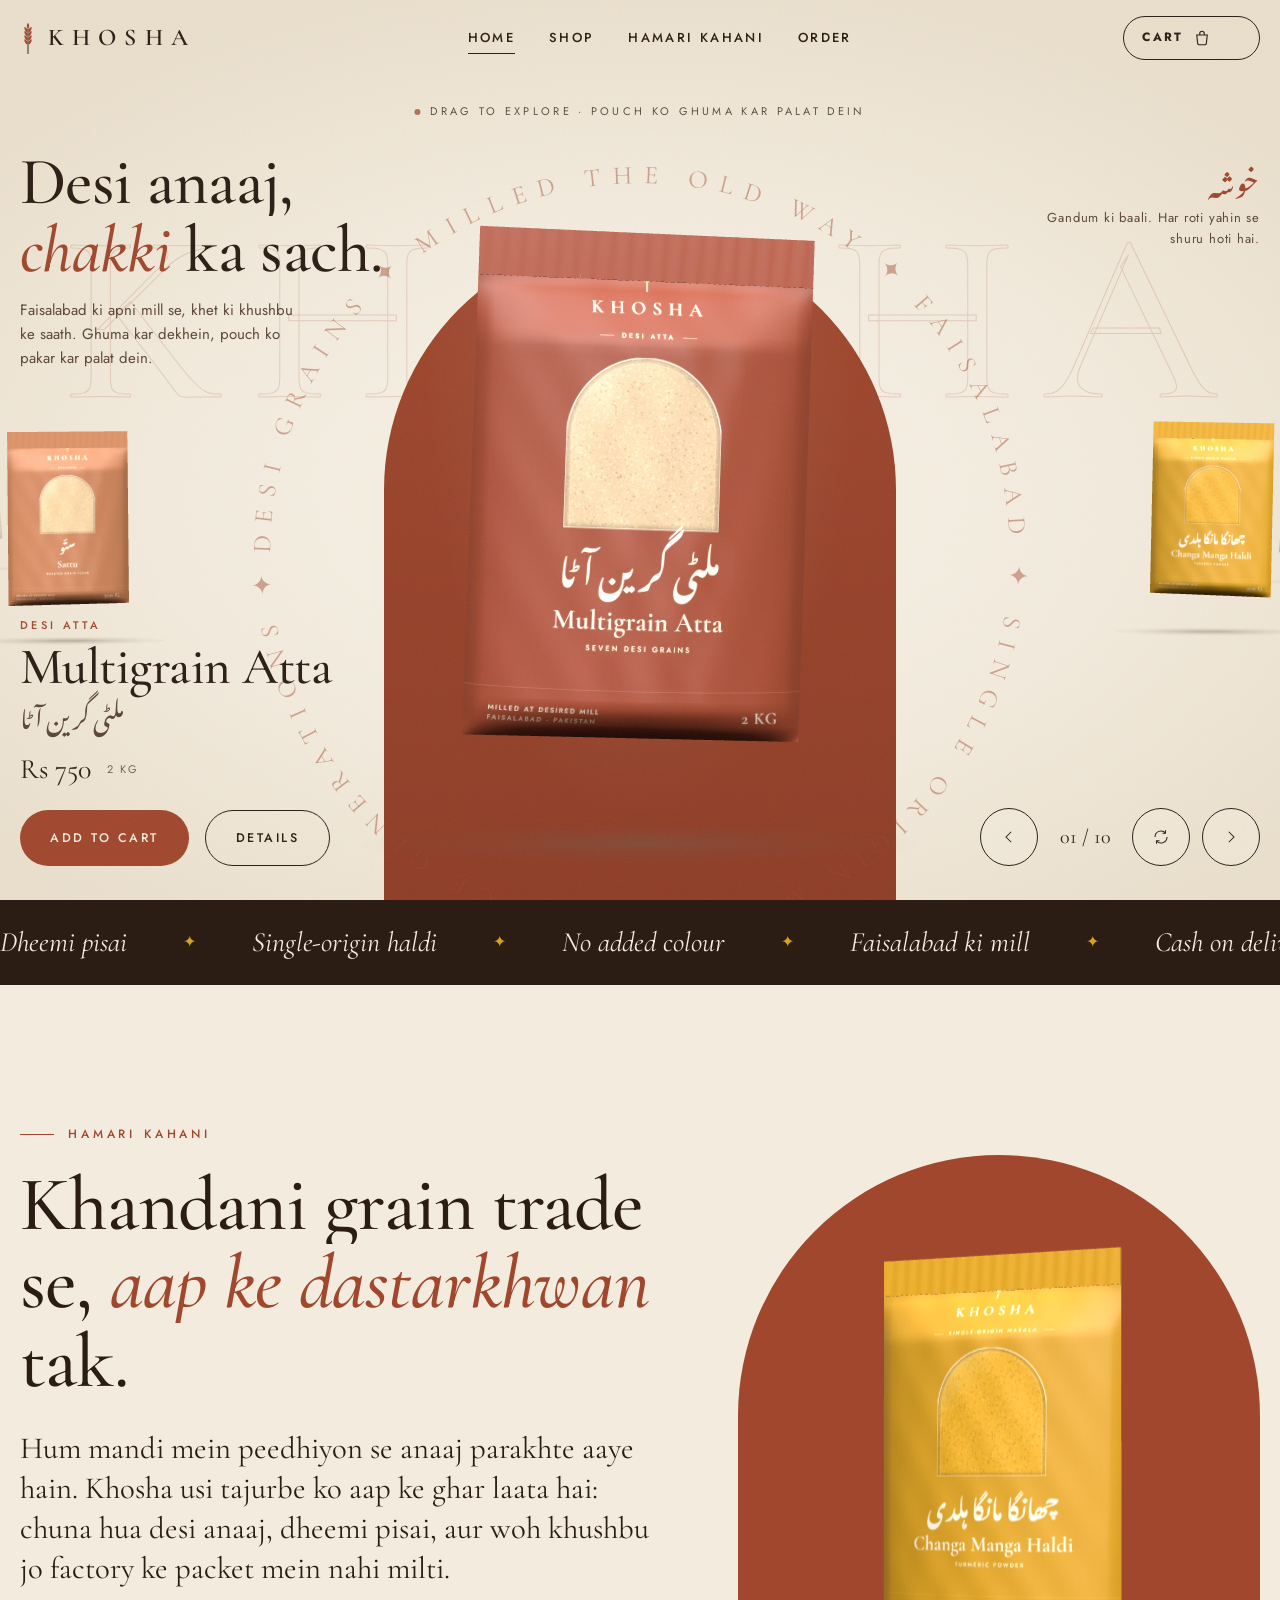
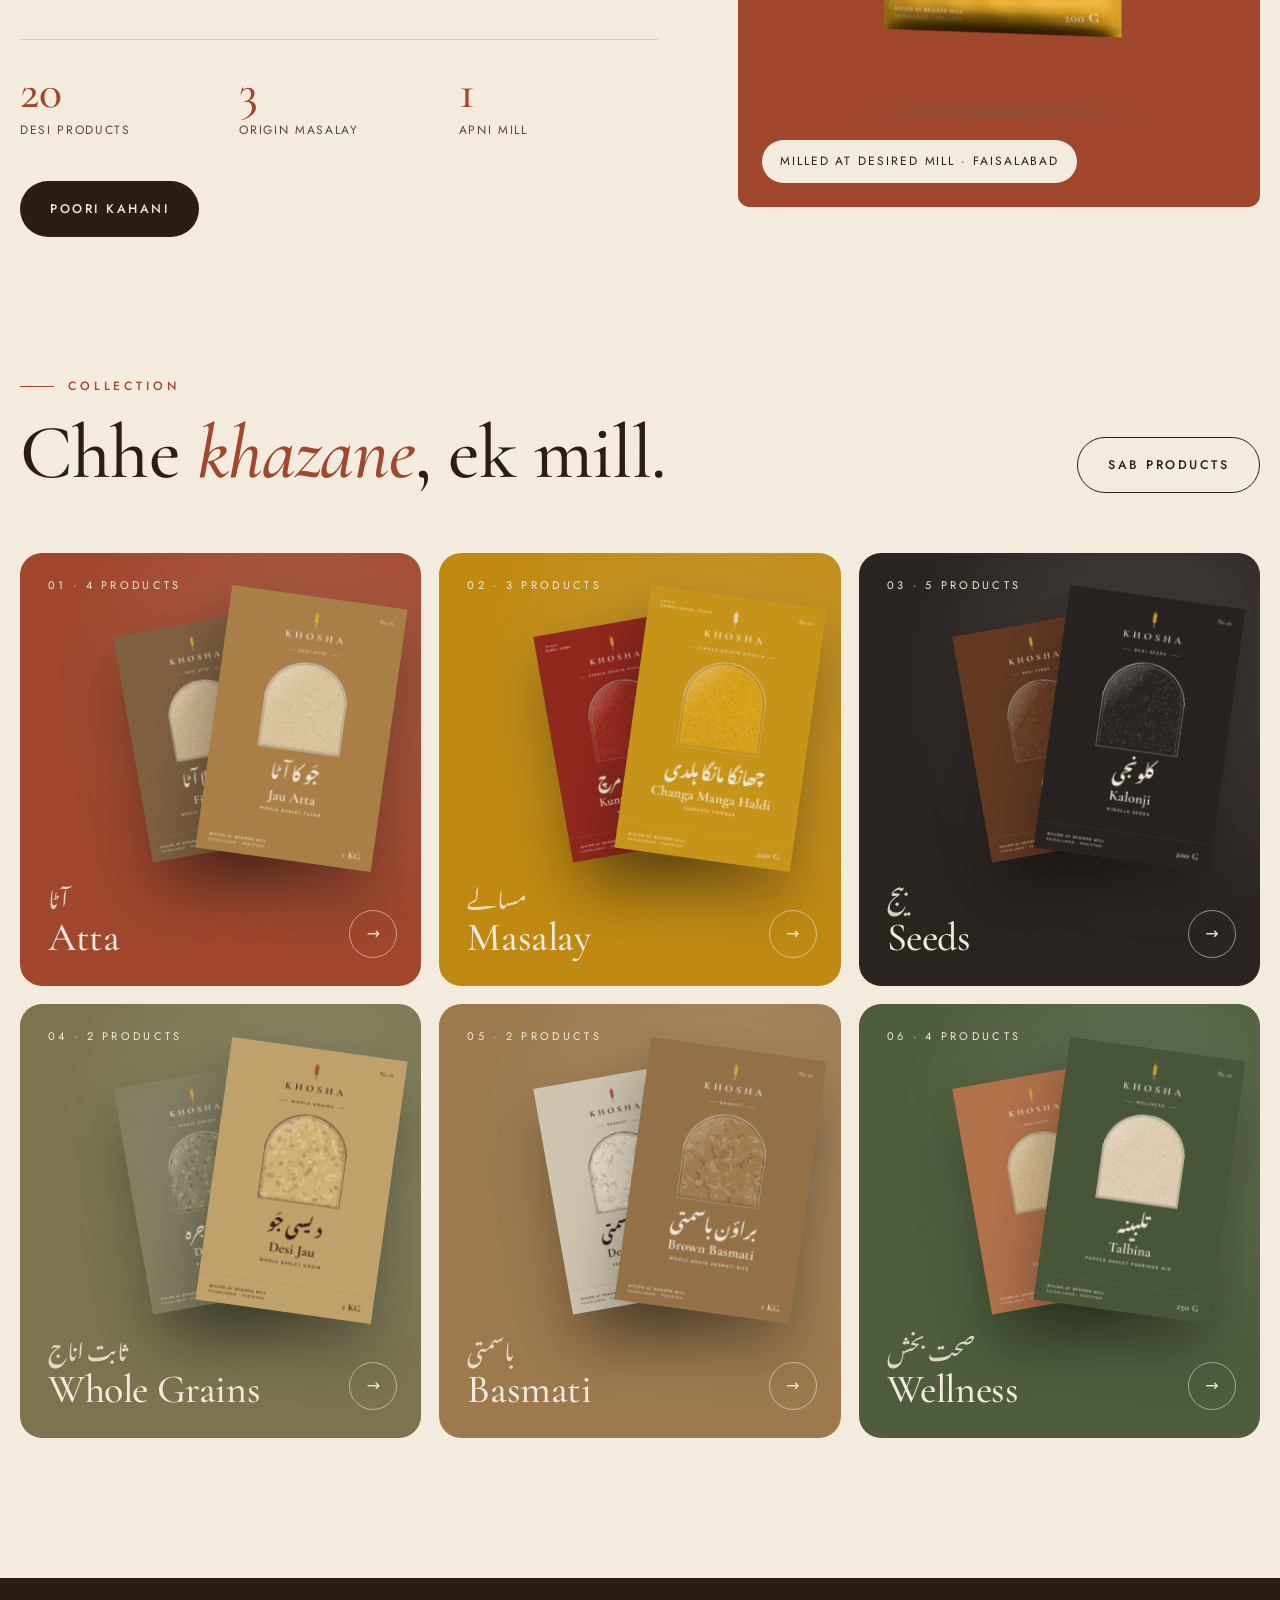
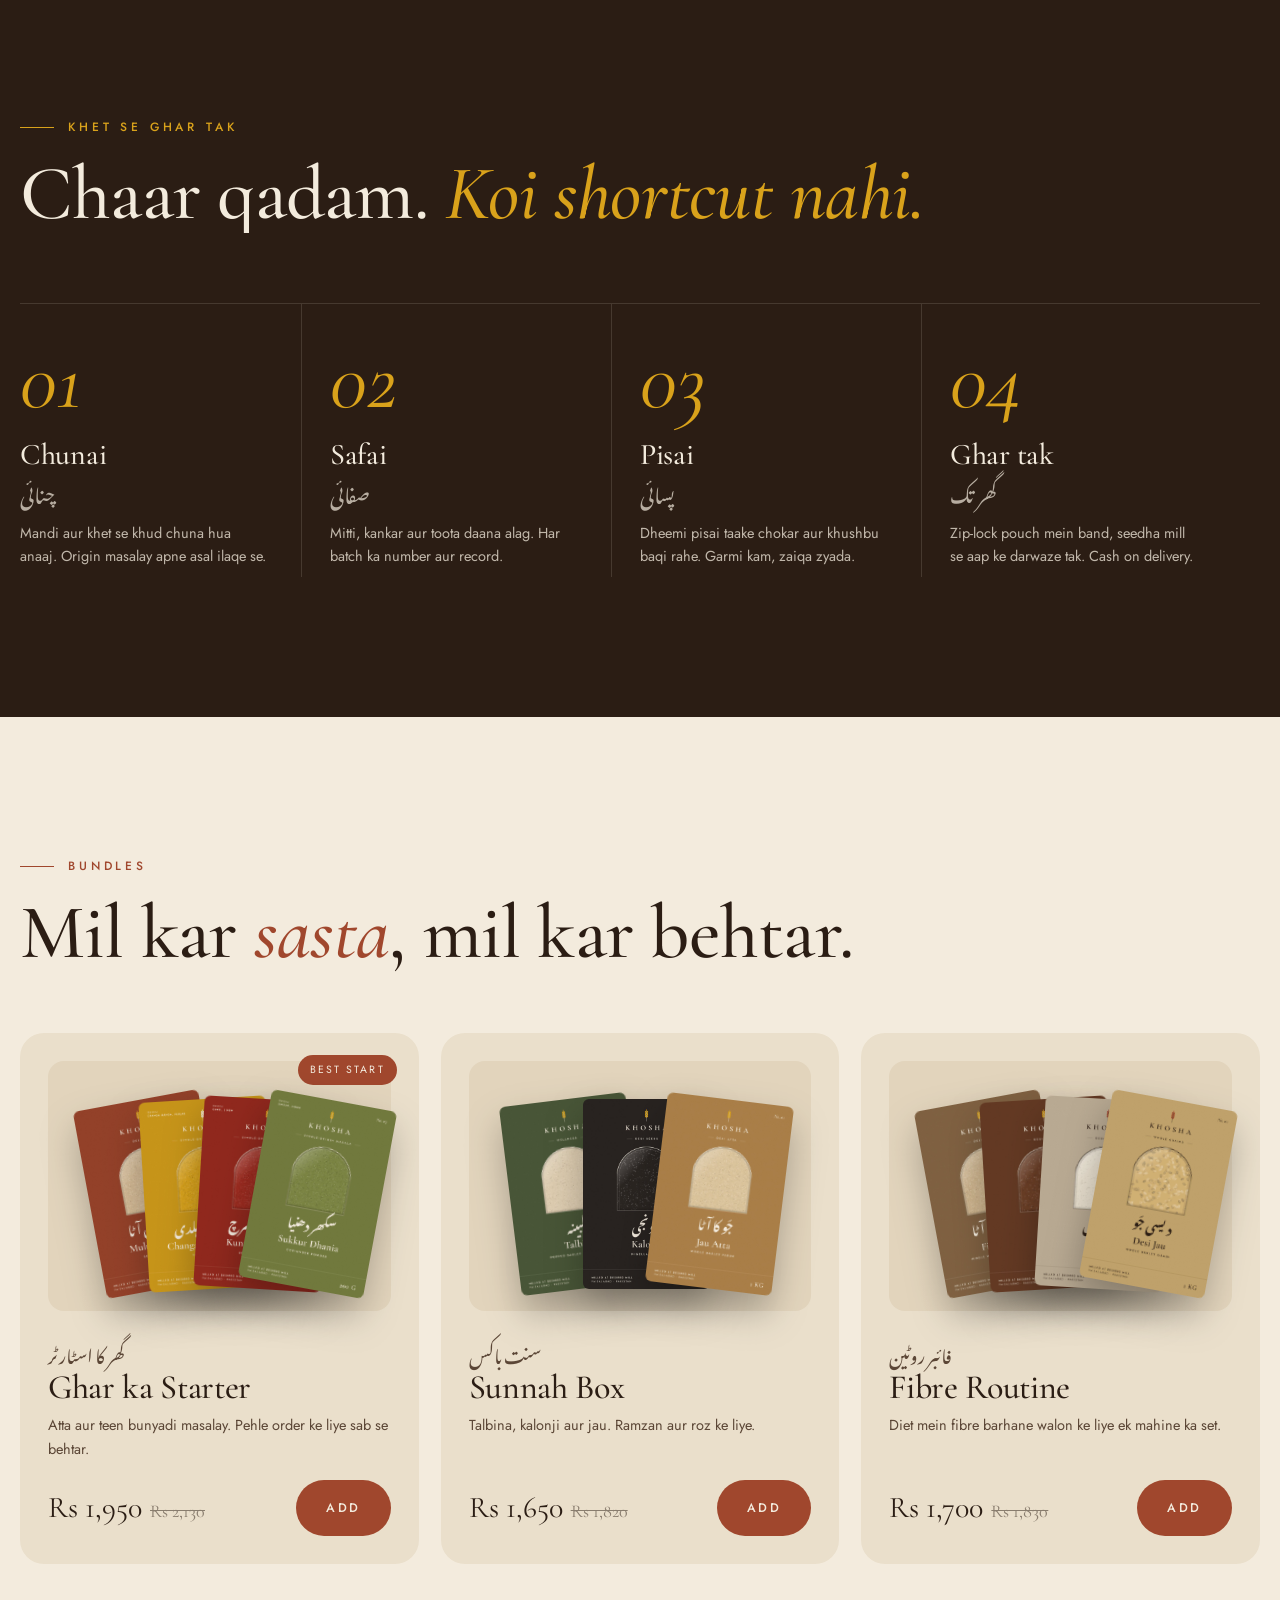
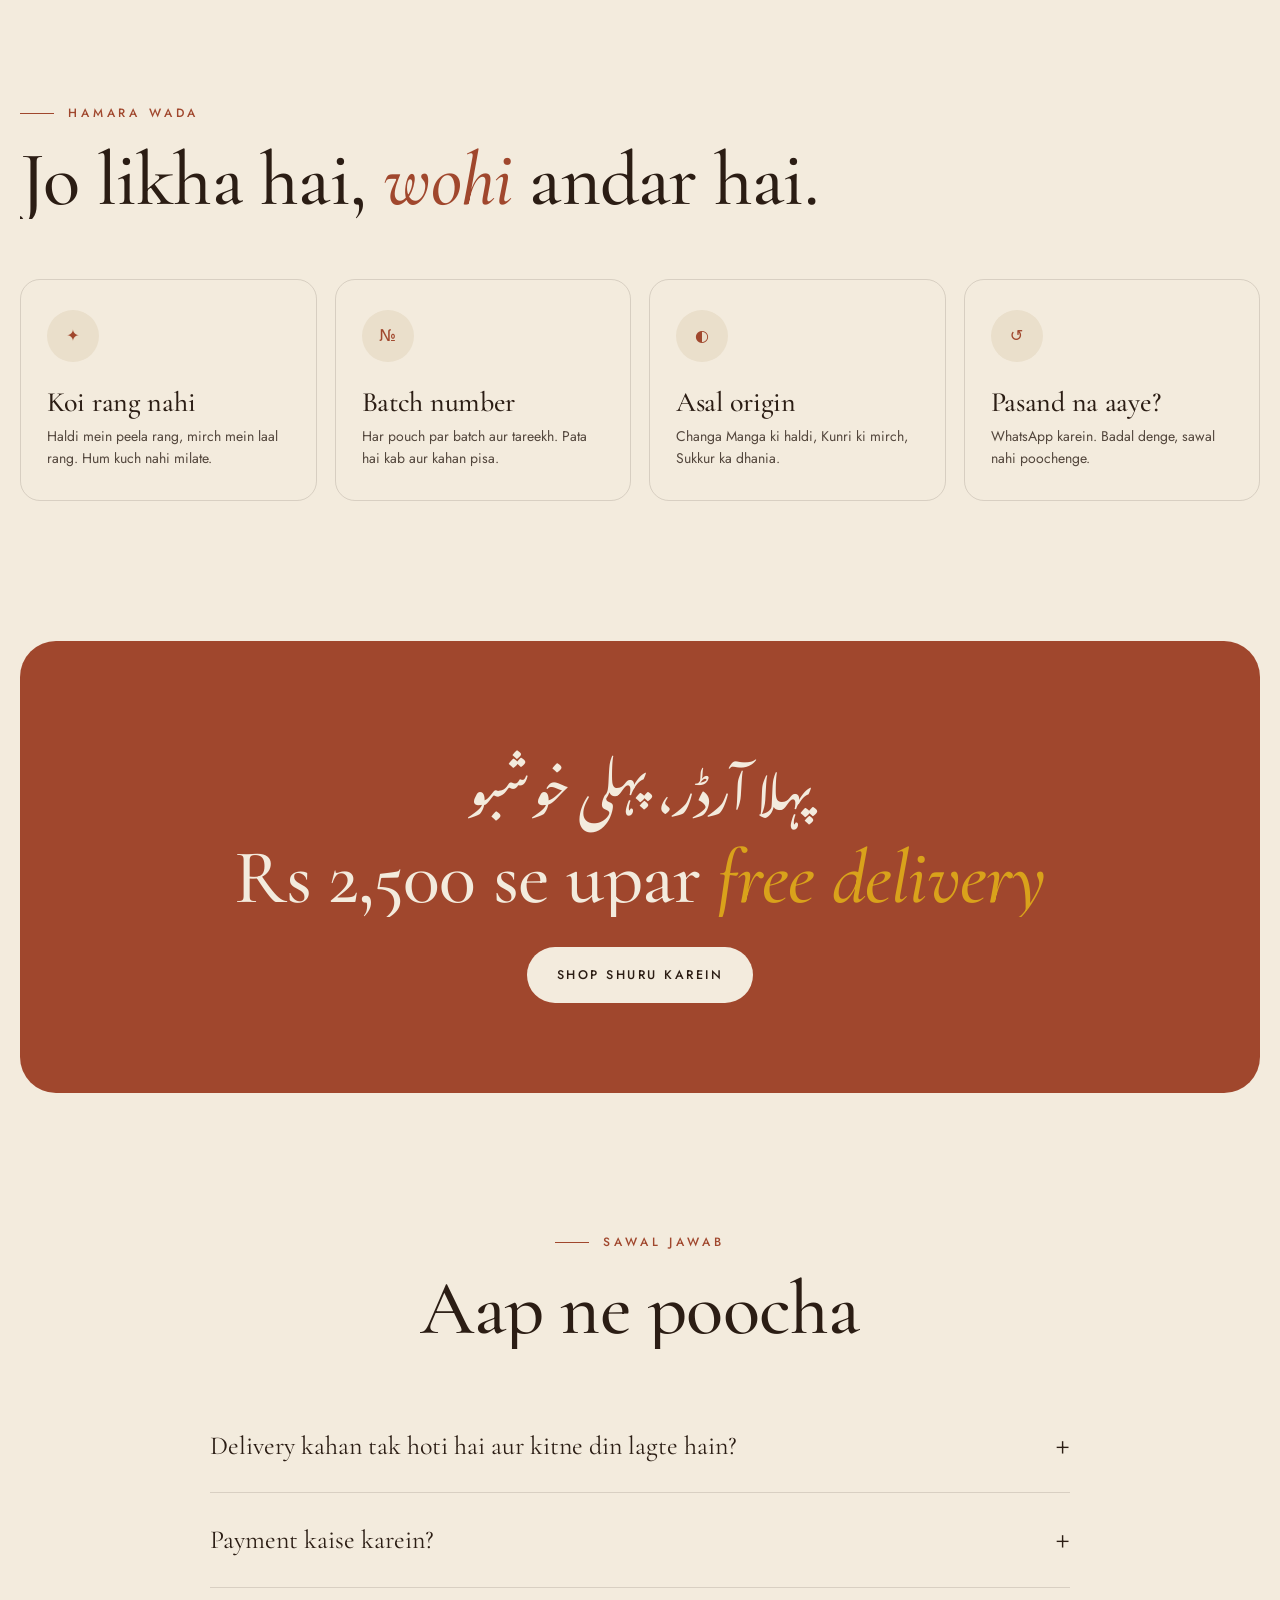
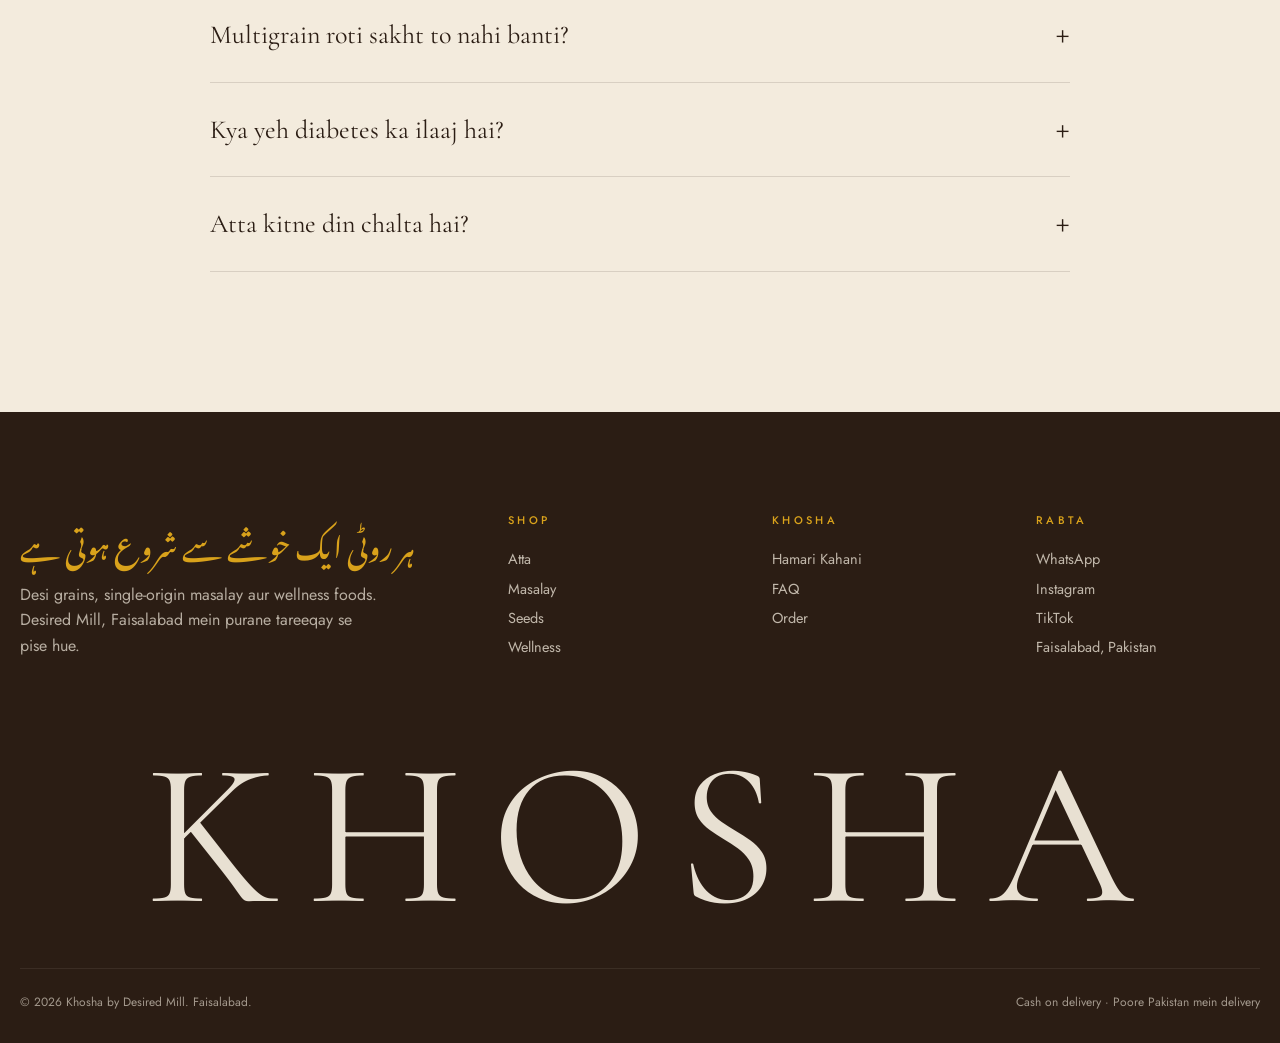
<file: index.html>
<!doctype html><html lang="en"><head><meta charset="utf-8"><meta name="viewport" content="width=device-width,initial-scale=1,viewport-fit=cover">
<meta name="theme-color" content="#A0472D">
<link rel="icon" href="assets/img/icon.png">
<link rel="preconnect" href="https://fonts.googleapis.com"><link rel="preconnect" href="https://fonts.gstatic.com" crossorigin>
<link href="https://fonts.googleapis.com/css2?family=Cormorant+Garamond:ital,wght@0,400;0,500;0,600;1,400;1,500&family=Jost:wght@300;400;500;600&family=Noto+Nastaliq+Urdu:wght@400;600&display=swap" rel="stylesheet">
<link rel="stylesheet" href="css/style.css">
<script type="importmap">{"imports":{"three":"./js/vendor/three.module.min.js","three/addons/":"./js/vendor/addons/"}}</script>
<script src="js/data.js"></script><script src="js/cart.js"></script><script src="js/site.js" defer></script>

<title>Khosha Desi Grains</title>
<meta name="description" content="Khosha by Desired Mill, Faisalabad. Desi atta, single-origin masalay, seeds aur wellness foods, purane tareeqay se pise hue.">
</head><body class="grain-bg" data-page="home">
<div class="loader" id="loader"><b>KHOSHA</b><div class="bar"><i></i></div><div class="ur">ہر روٹی ایک خوشے سے شروع ہوتی ہے</div></div>
<div id="nav"></div>
<section class="hero" id="hero">
  <div class="hero-word">KHOSHA</div>
  <div class="hero-arch"></div>
  <svg class="ring" viewBox="0 0 1000 1000"><defs><path id="cr" d="M500,500 m-430,0 a430,430 0 1,1 860,0 a430,430 0 1,1 -860,0"/></defs>
    <g style="transform-origin:500px 500px;animation:spin 60s linear infinite"><text><textPath href="#cr" textLength="2690" lengthAdjust="spacing">Desi grains ✦ Milled the old way ✦ Faisalabad ✦ Single origin masala ✦ Since generations ✦ </textPath></text></g></svg>
  <canvas id="stage" aria-label="Khosha products, drag to explore"></canvas>
  <div class="hero-title"><div class="wrap"><div><h1 class="split">Desi anaaj, <em class="it">chakki</em> ka sach.</h1><p data-r>Faisalabad ki apni mill se, khet ki khushbu ke saath. Ghuma kar dekhein, pouch ko pakar kar palat dein.</p></div>
  <div class="side" data-r><div class="ur">خوشہ</div>Gandum ki baali. Har roti yahin se shuru hoti hai.</div></div></div>
  <div class="hint"><span class="dot"></span>Drag to explore · Pouch ko ghuma kar palat dein</div>
  <div class="hero-ui"><div class="wrap">
    <div class="pinfo swap" id="pinfo"><div class="cat" id="pcat">DESI ATTA</div><h2 id="pname">Multigrain Atta</h2><div class="ur" id="pur"></div>
      <div class="row"><span class="price" id="pprice"></span><span class="wt" id="pwt"></span></div>
      <div class="row" style="margin-top:18px"><a class="btn t" id="padd" data-add="multigrain-atta"><span>Add to cart</span></a><a class="btn ghost" id="plink" href="#"><span>Details</span></a></div></div>
    <div class="hero-ctrl"><button class="circ" id="prev" aria-label="Previous"><svg viewBox="0 0 24 24" fill="none" stroke="currentColor" stroke-width="1.4"><path d="M15 5l-7 7 7 7"/></svg></button>
      <div class="counter" id="cnt">01 / 10</div>
      <button class="circ" id="flip" aria-label="Flip pouch" title="Peeche dekhein"><svg viewBox="0 0 24 24" fill="none" stroke="currentColor" stroke-width="1.4"><path d="M4 12a8 8 0 0 1 14-5.3M20 12a8 8 0 0 1-14 5.3"/><path d="M18 3v4h-4M6 21v-4h4"/></svg></button>
      <button class="circ" id="next" aria-label="Next"><svg viewBox="0 0 24 24" fill="none" stroke="currentColor" stroke-width="1.4"><path d="M9 5l7 7-7 7"/></svg></button></div>
  </div></div>
</section>
<style>@keyframes spin{to{transform:rotate(360deg)}}</style>

<div class="marquee"><div class="track"><span>Dheemi pisai</span><span>Single-origin haldi</span><span>No added colour</span><span>Faisalabad ki mill</span><span>Cash on delivery</span><span>Small batches</span><span>Dheemi pisai</span><span>Single-origin haldi</span><span>No added colour</span><span>Faisalabad ki mill</span><span>Cash on delivery</span><span>Small batches</span></div></div>

<section class="pad"><div class="wrap intro">
  <div><div class="eyebrow" data-r>Hamari kahani</div>
  <h2 class="h-l split" style="margin-top:22px">Khandani grain trade se, <em class="it">aap ke dastarkhwan</em> tak.</h2>
  <p class="lead" data-r>Hum mandi mein peedhiyon se anaaj parakhte aaye hain. Khosha usi tajurbe ko aap ke ghar laata hai: chuna hua desi anaaj, dheemi pisai, aur woh khushbu jo factory ke packet mein nahi milti.</p>
  <div class="stats" data-r><div><b>20</b><small>Desi products</small></div><div><b>3</b><small>Origin masalay</small></div><div><b>1</b><small>Apni mill</small></div></div>
  <a class="btn" href="story.html" style="margin-top:40px" data-r><span>Poori kahani</span></a></div>
  <div class="intro-img" data-r><canvas id="introPouch" style="width:100%;height:100%;display:block"></canvas><span class="tag">MILLED AT DESIRED MILL · FAISALABAD</span></div>
</div></section>

<section class="pad" style="padding-top:0"><div class="wrap">
  <div style="display:flex;justify-content:space-between;align-items:flex-end;gap:20px;flex-wrap:wrap"><div><div class="eyebrow" data-r>Collection</div><h2 class="h-l split" style="margin-top:18px">Chhe <em class="it">khazane</em>, ek mill.</h2></div><a class="btn ghost" href="shop.html" data-r><span>Sab products</span></a></div>
  <div class="cats" id="cats"></div>
</div></section>

<section class="pad process"><div class="wrap">
  <div class="eyebrow" data-r>Khet se ghar tak</div>
  <h2 class="h-l split" style="margin-top:18px;max-width:12em">Chaar qadam. <em class="it" style="color:#D9A21B">Koi shortcut nahi.</em></h2>
  <div class="steps">
   <div class="step" data-r><div class="num">01</div><h3>Chunai</h3><div class="ur">چنائی</div><p>Mandi aur khet se khud chuna hua anaaj. Origin masalay apne asal ilaqe se.</p></div>
   <div class="step" data-r style="transition-delay:.1s"><div class="num">02</div><h3>Safai</h3><div class="ur">صفائی</div><p>Mitti, kankar aur toota daana alag. Har batch ka number aur record.</p></div>
   <div class="step" data-r style="transition-delay:.2s"><div class="num">03</div><h3>Pisai</h3><div class="ur">پسائی</div><p>Dheemi pisai taake chokar aur khushbu baqi rahe. Garmi kam, zaiqa zyada.</p></div>
   <div class="step" data-r style="transition-delay:.3s"><div class="num">04</div><h3>Ghar tak</h3><div class="ur">گھر تک</div><p>Zip-lock pouch mein band, seedha mill se aap ke darwaze tak. Cash on delivery.</p></div>
  </div></div></section>

<section class="pad"><div class="wrap">
  <div class="eyebrow" data-r>Bundles</div><h2 class="h-l split" style="margin-top:18px">Mil kar <em class="it">sasta</em>, mil kar behtar.</h2>
  <div class="bundles" id="bundles"></div>
</div></section>

<section class="pad" style="padding-top:0"><div class="wrap">
  <div class="eyebrow" data-r>Hamara wada</div><h2 class="h-l split" style="margin-top:18px">Jo likha hai, <em class="it">wohi</em> andar hai.</h2>
  <div class="promise">
   <div class="pr-card" data-r><div class="ic">✦</div><h3>Koi rang nahi</h3><p>Haldi mein peela rang, mirch mein laal rang. Hum kuch nahi milate.</p></div>
   <div class="pr-card" data-r style="transition-delay:.08s"><div class="ic">№</div><h3>Batch number</h3><p>Har pouch par batch aur tareekh. Pata hai kab aur kahan pisa.</p></div>
   <div class="pr-card" data-r style="transition-delay:.16s"><div class="ic">◐</div><h3>Asal origin</h3><p>Changa Manga ki haldi, Kunri ki mirch, Sukkur ka dhania.</p></div>
   <div class="pr-card" data-r style="transition-delay:.24s"><div class="ic">↺</div><h3>Pasand na aaye?</h3><p>WhatsApp karein. Badal denge, sawal nahi poochenge.</p></div>
  </div></div></section>

<section class="pad" style="padding-top:0"><div class="wrap"><div class="cta" data-r>
  <div class="ur">پہلا آرڈر، پہلی خوشبو</div><h2 class="split">Rs 2,500 se upar <em class="it" style="color:#D9A21B">free delivery</em></h2>
  <a class="btn" href="shop.html"><span>Shop shuru karein</span></a></div></div></section>

<section class="pad" id="faq" style="padding-top:0"><div class="wrap">
  <div class="eyebrow" data-r style="justify-content:center">Sawal jawab</div><h2 class="h-l split" style="text-align:center;margin-top:18px">Aap ne poocha</h2>
  <div class="faq" data-r>
   <details><summary>Delivery kahan tak hoti hai aur kitne din lagte hain?</summary><p>Faisalabad mein 1 se 2 din, Lahore aur Islamabad mein 2 se 3 din, baqi Pakistan mein 3 se 5 din. Rs 2,500 se upar ke order par delivery free hai.</p></details>
   <details><summary>Payment kaise karein?</summary><p>Cash on delivery, JazzCash, Easypaisa ya bank transfer. Online payment par order jaldi dispatch hota hai.</p></details>
   <details><summary>Multigrain roti sakht to nahi banti?</summary><p>Nahi, agar aata neem garam paani se gundh kar 20 minute rakha jaye. Har pack ke peeche tareeqa likha hai.</p></details>
   <details><summary>Kya yeh diabetes ka ilaaj hai?</summary><p>Nahi. Khosha khana hai, dawa nahi. Hamare atta mein fibre wale desi anaaj hain. Apni diet ke baare mein apne doctor se mashwara karein.</p></details>
   <details><summary>Atta kitne din chalta hai?</summary><p>Thandi, khushk jagah par zip band rakhein. Har pack par best-before tareekh likhi hai.</p></details>
  </div></div></section>
<div id="footer"></div>

<script type="module">
import {hero,viewer} from './js/pouch3d.js';
const list=HERO_IDS.map(id=>PRODUCTS.find(p=>p.id===id));
const L=document.getElementById('loader'),bar=L.querySelector('.bar i');let swapT;
function show(p,i){const info=document.getElementById('pinfo');info.classList.add('out');clearTimeout(swapT);swapT=setTimeout(()=>{
 pcat.textContent=CATS[p.cat].en;pname.textContent=p.en;pur.textContent=p.ur;pprice.textContent=fmt(p.price);pwt.textContent=p.wt;padd.dataset.add=p.id;plink.href='product.html#'+p.id;
 cnt.textContent=String(i+1).padStart(2,'0')+' / '+String(list.length).padStart(2,'0');info.classList.remove('out')},220)}
const CN={atta:['Atta','آٹا','#A0472D'],masala:['Masalay','مسالے','#C08A12'],seeds:['Seeds','بیج','#2B2522'],grains:['Whole Grains','ثابت اناج','#7A7550'],rice:['Basmati','باسمتی','#9C7A4E'],wellness:['Wellness','صحت بخش','#4F5D3B']};
cats.innerHTML=CAT_ORDER.map((c,i)=>{const ps=PRODUCTS.filter(p=>p.cat===c);return `<a class="cat-card" href="shop.html#${c}" data-r style="transition-delay:${i*.06}s"><div class="bg" style="background:radial-gradient(ellipse at 70% 30%,#ffffff22,transparent 60%),${CN[c][2]}"></div><span class="n">0${i+1} · ${ps.length} PRODUCTS</span>${ps[1]?`<img class="b2" src="${ps[1].front}" alt="">`:''}<img src="${ps[0].front}" alt="${ps[0].en}"><div class="ur">${CN[c][1]}</div><h3>${CN[c][0]}</h3><span class="go">→</span></a>`}).join('');
bundles.innerHTML=BUNDLES.map((b,i)=>{const ps=b.items.map(id=>PRODUCTS.find(p=>p.id===id));const full=ps.reduce((a,p)=>a+p.price,0);return `<div class="bundle" data-r style="transition-delay:${i*.08}s">${i===0?'<span class="badge">BEST START</span>':''}<div class="imgs">${ps.map((p,k)=>`<img src="${p.front}" alt="" style="left:${12+k*(64/ps.length)}%;transform:rotate(${(k-(ps.length-1)/2)*7}deg);z-index:${k}">`).join('')}</div><div class="ur">${b.ur}</div><h3>${b.name}</h3><p>${b.note}</p><div class="foot"><span class="pr">${fmt(b.price)}<s>${fmt(full)}</s></span><a class="btn t" data-add="${b.id}"><span>Add</span></a></div></div>`}).join('');
reveal();
const fail=setTimeout(()=>L.classList.add('done'),9000);
try{const api=await hero({canvas:document.getElementById('stage'),products:list,onActive:show,onProgress:v=>bar.style.width=(v*100)+'%',onOpen:p=>location.href='product.html#'+p.id});
 prev.onclick=api.prev;next.onclick=api.next;flip.onclick=api.flip;}catch(e){console.error(e)}
clearTimeout(fail);setTimeout(()=>L.classList.add('done'),250);
const io=new IntersectionObserver(es=>{if(es[0].isIntersecting){io.disconnect();viewer({canvas:document.getElementById('introPouch'),p:PRODUCTS.find(p=>p.id==='changa-manga-haldi')})}});io.observe(document.getElementById('introPouch'));
</script>
</body></html>
</file>
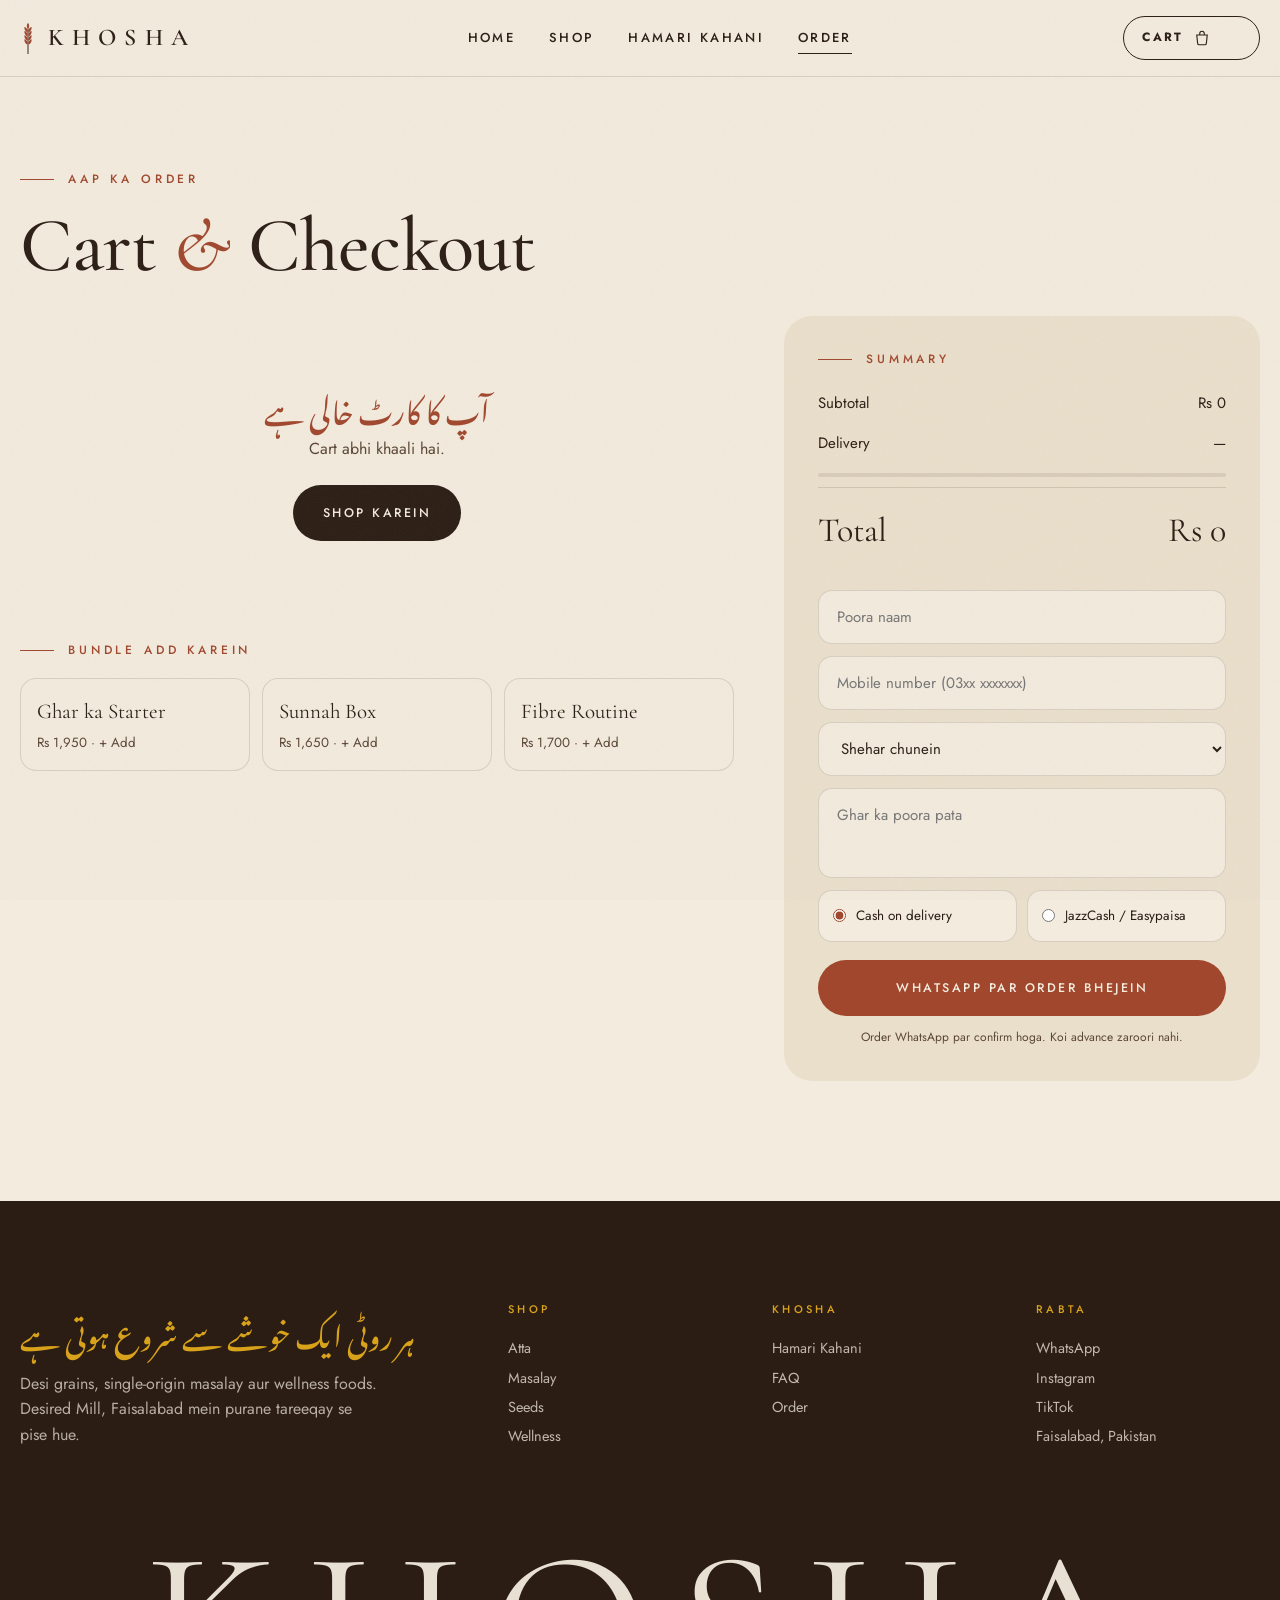
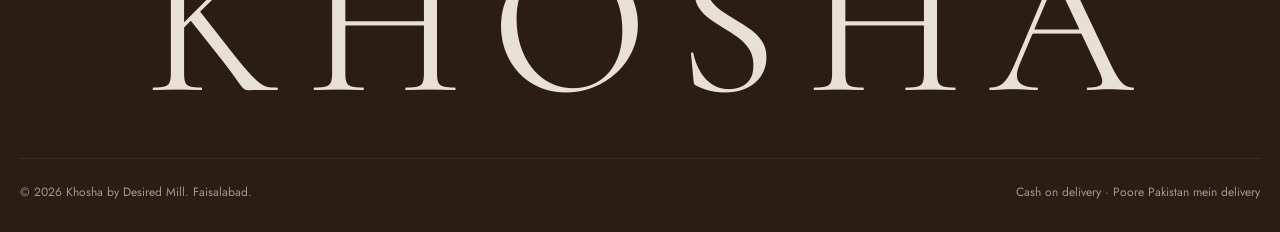
<file: order.html>
<!doctype html><html lang="en"><head><meta charset="utf-8"><meta name="viewport" content="width=device-width,initial-scale=1,viewport-fit=cover">
<meta name="theme-color" content="#A0472D">
<link rel="icon" href="assets/img/icon.png">
<link rel="preconnect" href="https://fonts.googleapis.com"><link rel="preconnect" href="https://fonts.gstatic.com" crossorigin>
<link href="https://fonts.googleapis.com/css2?family=Cormorant+Garamond:ital,wght@0,400;0,500;0,600;1,400;1,500&family=Jost:wght@300;400;500;600&family=Noto+Nastaliq+Urdu:wght@400;600&display=swap" rel="stylesheet">
<link rel="stylesheet" href="css/style.css">
<script type="importmap">{"imports":{"three":"./js/vendor/three.module.min.js","three/addons/":"./js/vendor/addons/"}}</script>
<script src="js/data.js"></script><script src="js/cart.js"></script><script src="js/site.js" defer></script>

<title>Order | Khosha</title>
</head><body class="grain-bg" data-page="order" data-solid="1">
<div id="nav"></div>
<section class="page-head" style="padding-bottom:30px"><div class="wrap"><div class="eyebrow" data-r>Aap ka order</div><h1 class="h-l split" style="margin-top:18px">Cart <em class="it">&</em> Checkout</h1></div></section>
<section><div class="wrap order">
 <div><div id="items"></div>
  <div style="margin-top:40px"><div class="eyebrow">Bundle add karein</div><div id="ups" style="display:grid;grid-template-columns:repeat(3,1fr);gap:12px;margin-top:18px"></div></div></div>
 <aside class="summary">
  <div class="eyebrow">Summary</div>
  <div class="r" style="margin-top:14px"><span>Subtotal</span><span id="sub">Rs 0</span></div>
  <div class="r"><span>Delivery</span><span id="ship"></span></div>
  <div class="ship-bar"><i id="sbar"></i></div><small id="shipmsg" style="font-size:12px;color:var(--b2)"></small>
  <div class="r tot"><span>Total</span><span id="tot">Rs 0</span></div>
  <form class="form" id="f">
   <input name="name" placeholder="Poora naam" required autocomplete="name">
   <input name="phone" placeholder="Mobile number (03xx xxxxxxx)" required inputmode="tel" autocomplete="tel">
   <select name="city" required><option value="">Shehar chunein</option><option>Faisalabad</option><option>Lahore</option><option>Islamabad</option><option>Rawalpindi</option><option>Karachi</option><option>Multan</option><option>Gujranwala</option><option>Sialkot</option><option>Peshawar</option><option>Doosra shehar</option></select>
   <textarea name="address" placeholder="Ghar ka poora pata" required autocomplete="street-address"></textarea>
   <div class="pay"><label><input type="radio" name="pay" value="Cash on Delivery" checked> Cash on delivery</label><label><input type="radio" name="pay" value="JazzCash / Easypaisa"> JazzCash / Easypaisa</label></div>
   <button class="btn t" style="width:100%;margin-top:6px" type="submit"><span>WhatsApp par order bhejein</span></button>
   <small style="font-size:12px;color:var(--b2);text-align:center">Order WhatsApp par confirm hoga. Koi advance zaroori nahi.</small>
  </form>
 </aside>
</div></section>
<div id="footer"></div>
<script>
function draw(){const c=Cart.items();
 items.innerHTML=c.length?c.map(it=>{const p=Cart.byId(it.id);if(!p)return'';const isB=!p.en;const img=isB?PRODUCTS.find(x=>x.id===p.items[0]).front:p.front;const col=isB?'#A0472D':p.color;
  return `<div class="citem"><a class="th" href="${isB?'index.html':'product.html#'+p.id}" style="background:${lighten(col,.7)}"><img src="${img}" alt=""></a><div><h3>${isB?p.name:p.en}</h3><small>${isB?'BUNDLE · '+p.items.length+' ITEMS':p.wt+' · '+fmt(p.price)}</small><div style="display:flex;align-items:center"><div class="qty"><button data-m="${it.id}">−</button><span>${it.q}</span><button data-p="${it.id}">+</button></div><button class="rm" data-x="${it.id}">REMOVE</button></div></div><div class="p" style="font-family:var(--serif);font-size:24px">${fmt(p.price*it.q)}</div></div>`}).join(''):`<div class="empty"><p class="ur" style="font-size:30px;color:var(--t)">آپ کا کارٹ خالی ہے</p><p>Cart abhi khaali hai.</p><a class="btn" href="shop.html" style="margin-top:24px"><span>Shop karein</span></a></div>`;
 const s=Cart.subtotal(),free=s>=SHOP.freeShip||s===0,sh=free?0:SHOP.shipFee;
 sub.textContent=fmt(s);ship.textContent=s===0?'—':(free?'FREE':fmt(sh));tot.textContent=fmt(s+sh);
 sbar.style.width=Math.min(100,s/SHOP.freeShip*100)+'%';shipmsg.textContent=s>=SHOP.freeShip?'Mubarak ho, delivery free hai.':(s?`Free delivery ke liye ${fmt(SHOP.freeShip-s)} aur.`:'');}
ups.innerHTML=BUNDLES.map(b=>`<button data-add="${b.id}" style="text-align:left;border:1px solid var(--line);border-radius:16px;padding:16px;background:var(--c)"><div style="font-family:var(--serif);font-size:21px">${b.name}</div><small style="color:var(--b2)">${fmt(b.price)} · + Add</small></button>`).join('');
items.onclick=e=>{const t=e.target;const c=Cart.items();const g=id=>(c.find(x=>x.id===id)||{q:0}).q;if(t.dataset.m)Cart.set(t.dataset.m,g(t.dataset.m)-1);if(t.dataset.p)Cart.set(t.dataset.p,g(t.dataset.p)+1);if(t.dataset.x)Cart.set(t.dataset.x,0)};
document.addEventListener('cart:change',draw);draw();
f.onsubmit=e=>{e.preventDefault();const c=Cart.items();if(!c.length){alert('Cart khaali hai');return}const d=Object.fromEntries(new FormData(f));const s=Cart.subtotal(),sh=s>=SHOP.freeShip?0:SHOP.shipFee;
 const lines=c.map(it=>{const p=Cart.byId(it.id);return `• ${p.en||p.name}${p.wt?' ('+p.wt+')':''} x${it.q} = ${fmt(p.price*it.q)}`}).join('\n');
 const msg=`Assalam o Alaikum KHOSHA!\nMain yeh order karna chahta/chahti hoon:\n\n${lines}\n\nSubtotal: ${fmt(s)}\nDelivery: ${sh?fmt(sh):'FREE'}\nTotal: ${fmt(s+sh)}\n\nNaam: ${d.name}\nPhone: ${d.phone}\nShehar: ${d.city}\nPata: ${d.address}\nPayment: ${d.pay}`;
 window.open('https://wa.me/'+SHOP.whatsapp+'?text='+encodeURIComponent(msg),'_blank');};
</script>
</body></html>
</file>
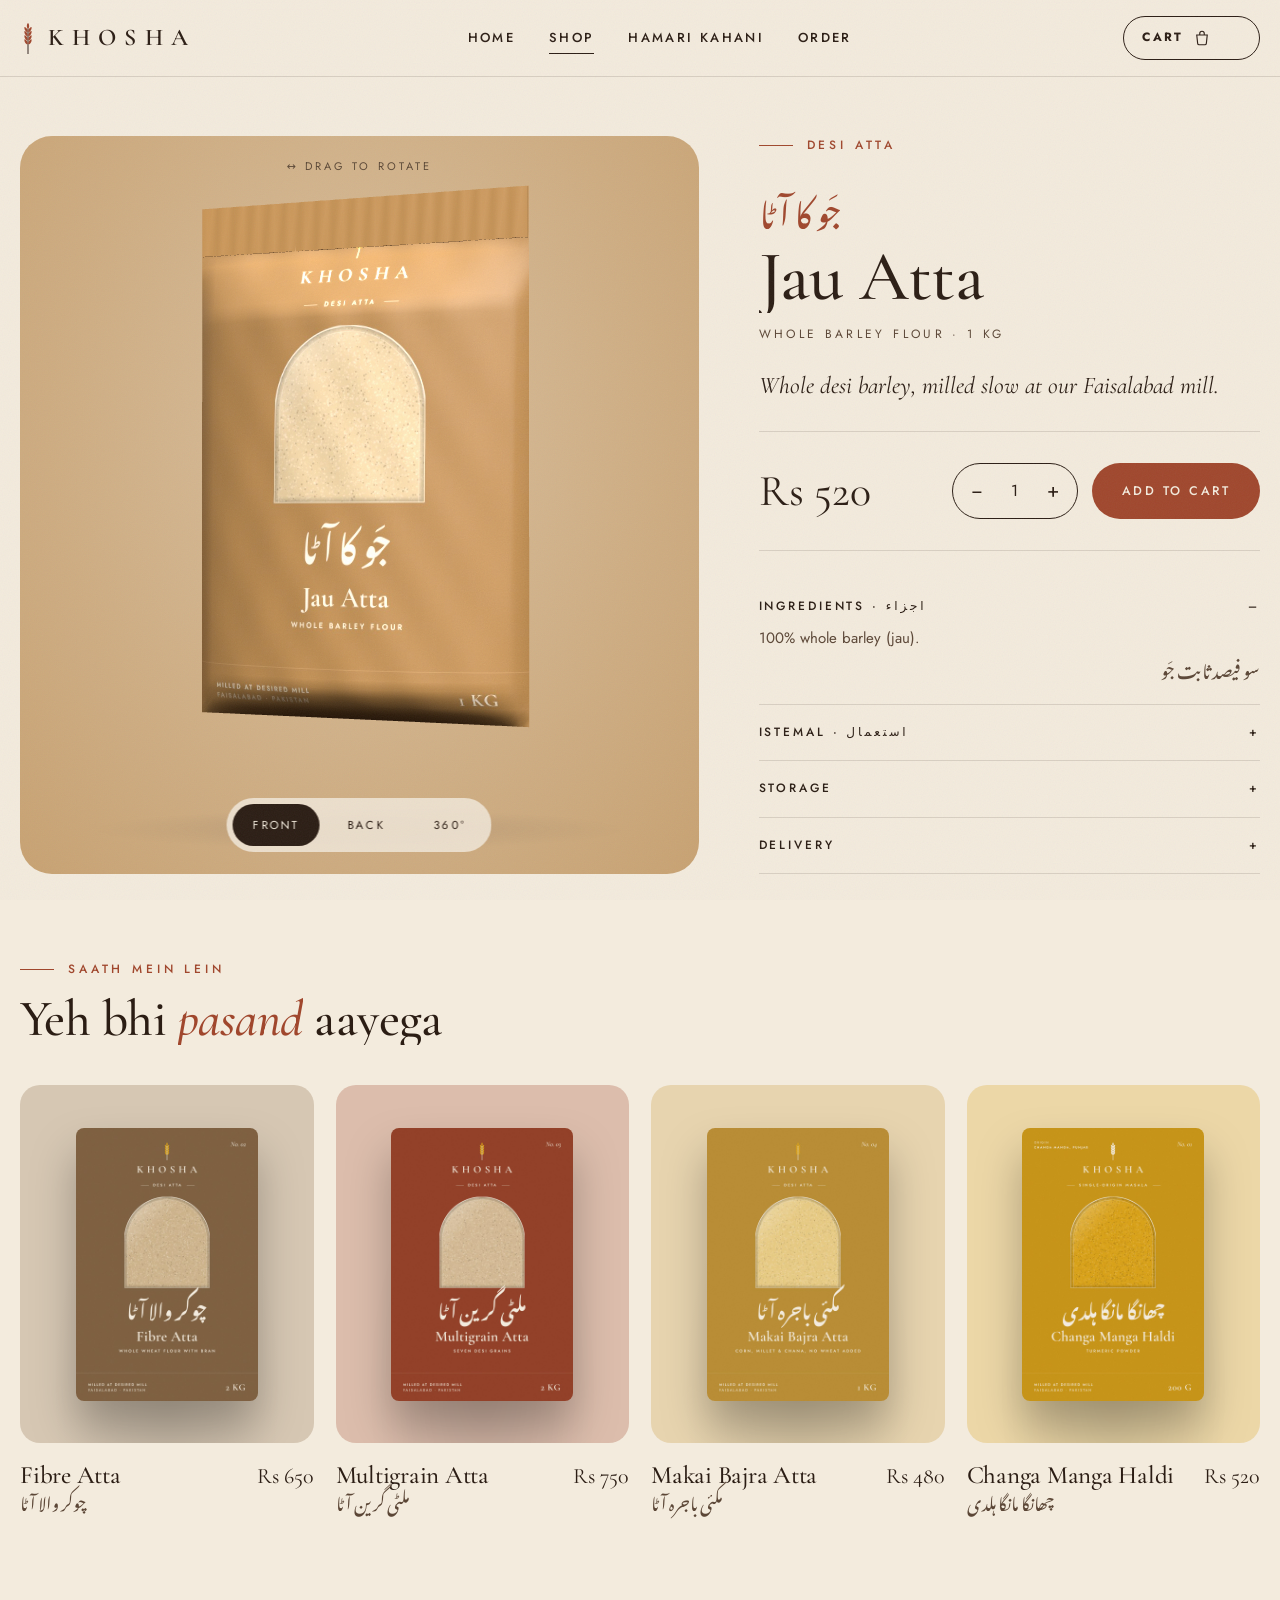
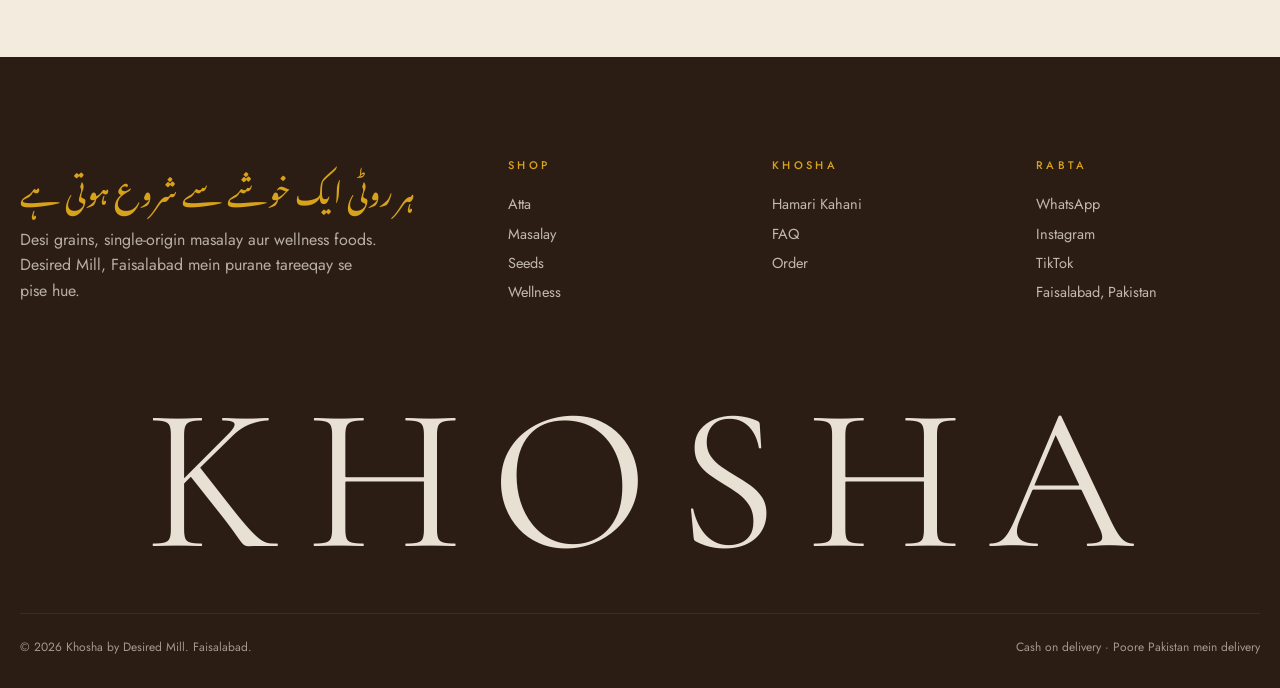
<file: product.html>
<!doctype html><html lang="en"><head><meta charset="utf-8"><meta name="viewport" content="width=device-width,initial-scale=1,viewport-fit=cover">
<meta name="theme-color" content="#A0472D">
<link rel="icon" href="assets/img/icon.png">
<link rel="preconnect" href="https://fonts.googleapis.com"><link rel="preconnect" href="https://fonts.gstatic.com" crossorigin>
<link href="https://fonts.googleapis.com/css2?family=Cormorant+Garamond:ital,wght@0,400;0,500;0,600;1,400;1,500&family=Jost:wght@300;400;500;600&family=Noto+Nastaliq+Urdu:wght@400;600&display=swap" rel="stylesheet">
<link rel="stylesheet" href="css/style.css">
<script type="importmap">{"imports":{"three":"./js/vendor/three.module.min.js","three/addons/":"./js/vendor/addons/"}}</script>
<script src="js/data.js"></script><script src="js/cart.js"></script><script src="js/site.js" defer></script>

<title>Khosha</title>
</head><body class="grain-bg" data-page="shop" data-solid="1">
<div id="nav"></div>
<section><div class="wrap pd">
 <div class="viewer" id="vw"><canvas id="pc"></canvas><div class="drag">↔ DRAG TO ROTATE</div>
  <div class="tools"><button class="on" id="bf">Front</button><button id="bb">Back</button><button id="bs">360°</button></div></div>
 <div class="pd-info" id="info"></div>
</div></section>
<section class="pad" style="padding-top:60px"><div class="wrap">
 <div class="eyebrow" data-r>Saath mein lein</div><h2 class="h-m split" style="margin-top:14px">Yeh bhi <em class="it">pasand</em> aayega</h2>
 <div class="grid" id="rel" style="margin-top:40px"></div></div></section>
<div id="footer"></div>
<script>
const p=PRODUCTS.find(x=>x.id===(qs('id')||location.hash.slice(1)))||PRODUCTS[0];document.title=p.en+' | Khosha';
vw.style.background=`radial-gradient(ellipse at 50% 40%,${lighten(p.color,.55)},${lighten(p.color,.25)})`;
const light=(()=>{const n=parseInt(p.color.slice(1),16);return ((n>>16)*.299+((n>>8)&255)*.587+(n&255)*.114)>150})();
let q=1;
info.innerHTML=`<a href="shop.html#${p.cat}" class="eyebrow" style="margin-bottom:18px">${CATS[p.cat].en}</a><div class="ur">${p.ur}</div><h1 class="split">${p.en}</h1><div class="sub">${p.sub} · ${p.wt}</div>
${p.origin?`<div class="origin-chip">◎ Origin: <b style="font-weight:600">${p.origin}</b></div>`:''}
<p class="line">${p.line}</p>
<div class="buy"><span class="price">${fmt(p.price)}</span><div class="qty"><button id="qm">−</button><span id="qv">1</span><button id="qp">+</button></div><a class="btn t" id="addb" data-add="${p.id}" data-qty="1"><span>Add to cart</span></a></div>
<div class="acc"><details open><summary>Ingredients · اجزاء</summary><p>${p.ing}</p><div class="ur">${p.ingUr}</div></details>
<details><summary>Istemal · استعمال</summary><p>${p.use}</p><div class="ur">${p.useUr}</div></details>
<details><summary>Storage</summary><p>Thandi, khushk jagah par rakhein. Istemal ke baad zip achi tarah band karein.${p.allergen?' '+p.allergen:''}</p></details>
<details><summary>Delivery</summary><p>Faisalabad 1-2 din, Lahore/Islamabad 2-3 din, baqi Pakistan 3-5 din. Rs ${SHOP.freeShip.toLocaleString()} se upar free delivery. Cash on delivery available.</p></details></div>`;
qm.onclick=()=>{q=Math.max(1,q-1);qv.textContent=q;addb.dataset.qty=q};qp.onclick=()=>{q++;qv.textContent=q;addb.dataset.qty=q};
const rel=PRODUCTS.filter(x=>x.cat===p.cat&&x.id!==p.id).concat(PRODUCTS.filter(x=>x.cat!==p.cat)).slice(0,4);
document.getElementById('rel').innerHTML=rel.map(r=>`<div class="card" data-r><a class="ph" href="product.html#${r.id}" style="background:radial-gradient(ellipse at 50% 85%,#00000018,transparent 55%),${lighten(r.color,.72)}"><img class="fr" src="${r.front}" alt="${r.en}" loading="lazy"><img class="bk" src="${r.back}" alt="" loading="lazy"></a><div class="meta"><div><a href="product.html#${r.id}"><h3>${r.en}</h3></a><div class="ur">${r.ur}</div></div><div class="p">${fmt(r.price)}</div></div></div>`).join('');
</script>
<script type="module">
import {viewer} from './js/pouch3d.js';
const p=PRODUCTS.find(x=>x.id===(qs('id')||location.hash.slice(1)))||PRODUCTS[0];
const api=await viewer({canvas:document.getElementById('pc'),p});
const set=b=>[bf,bb,bs].forEach(x=>x.classList.toggle('on',x===b));
bf.onclick=()=>{api.front();set(bf)};bb.onclick=()=>{api.back();set(bb)};bs.onclick=()=>{api.spin();set(bs)};
</script>
<script>addEventListener('hashchange',()=>location.reload())</script>
</body></html>
</file>
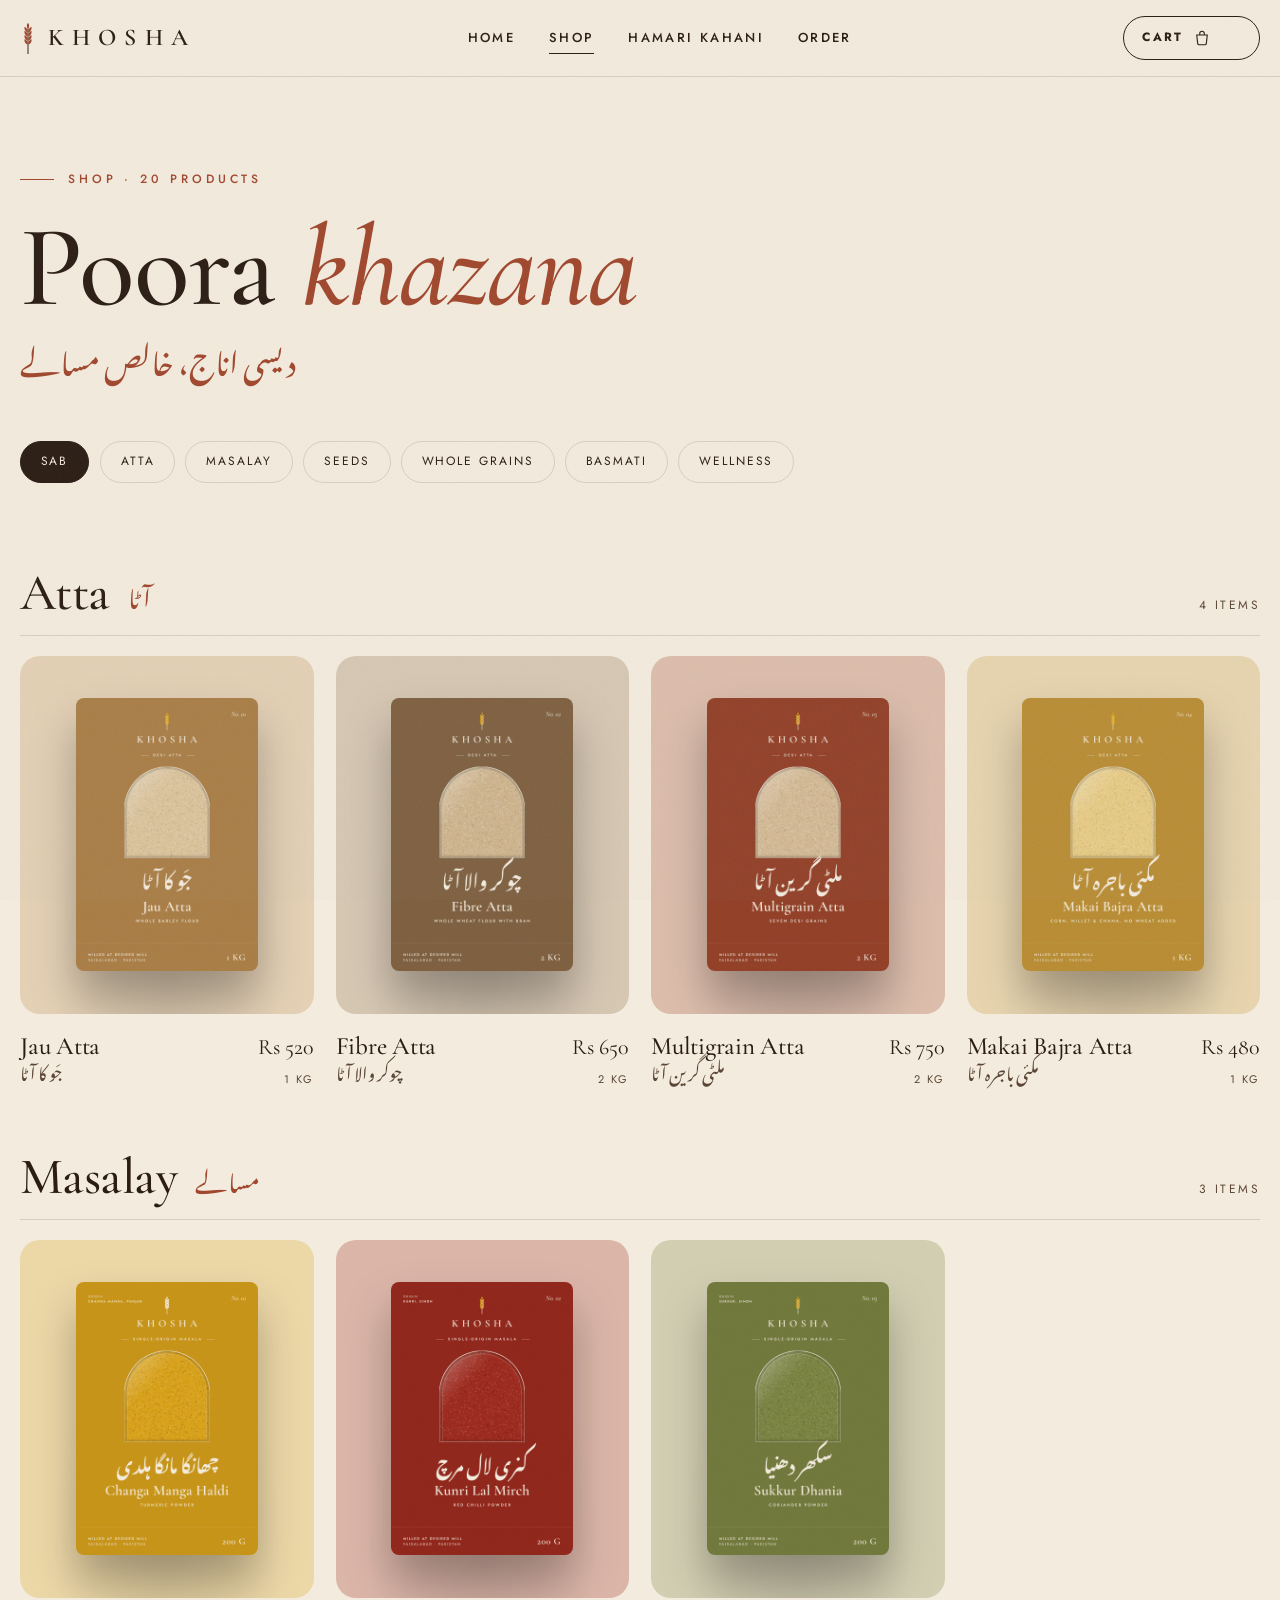
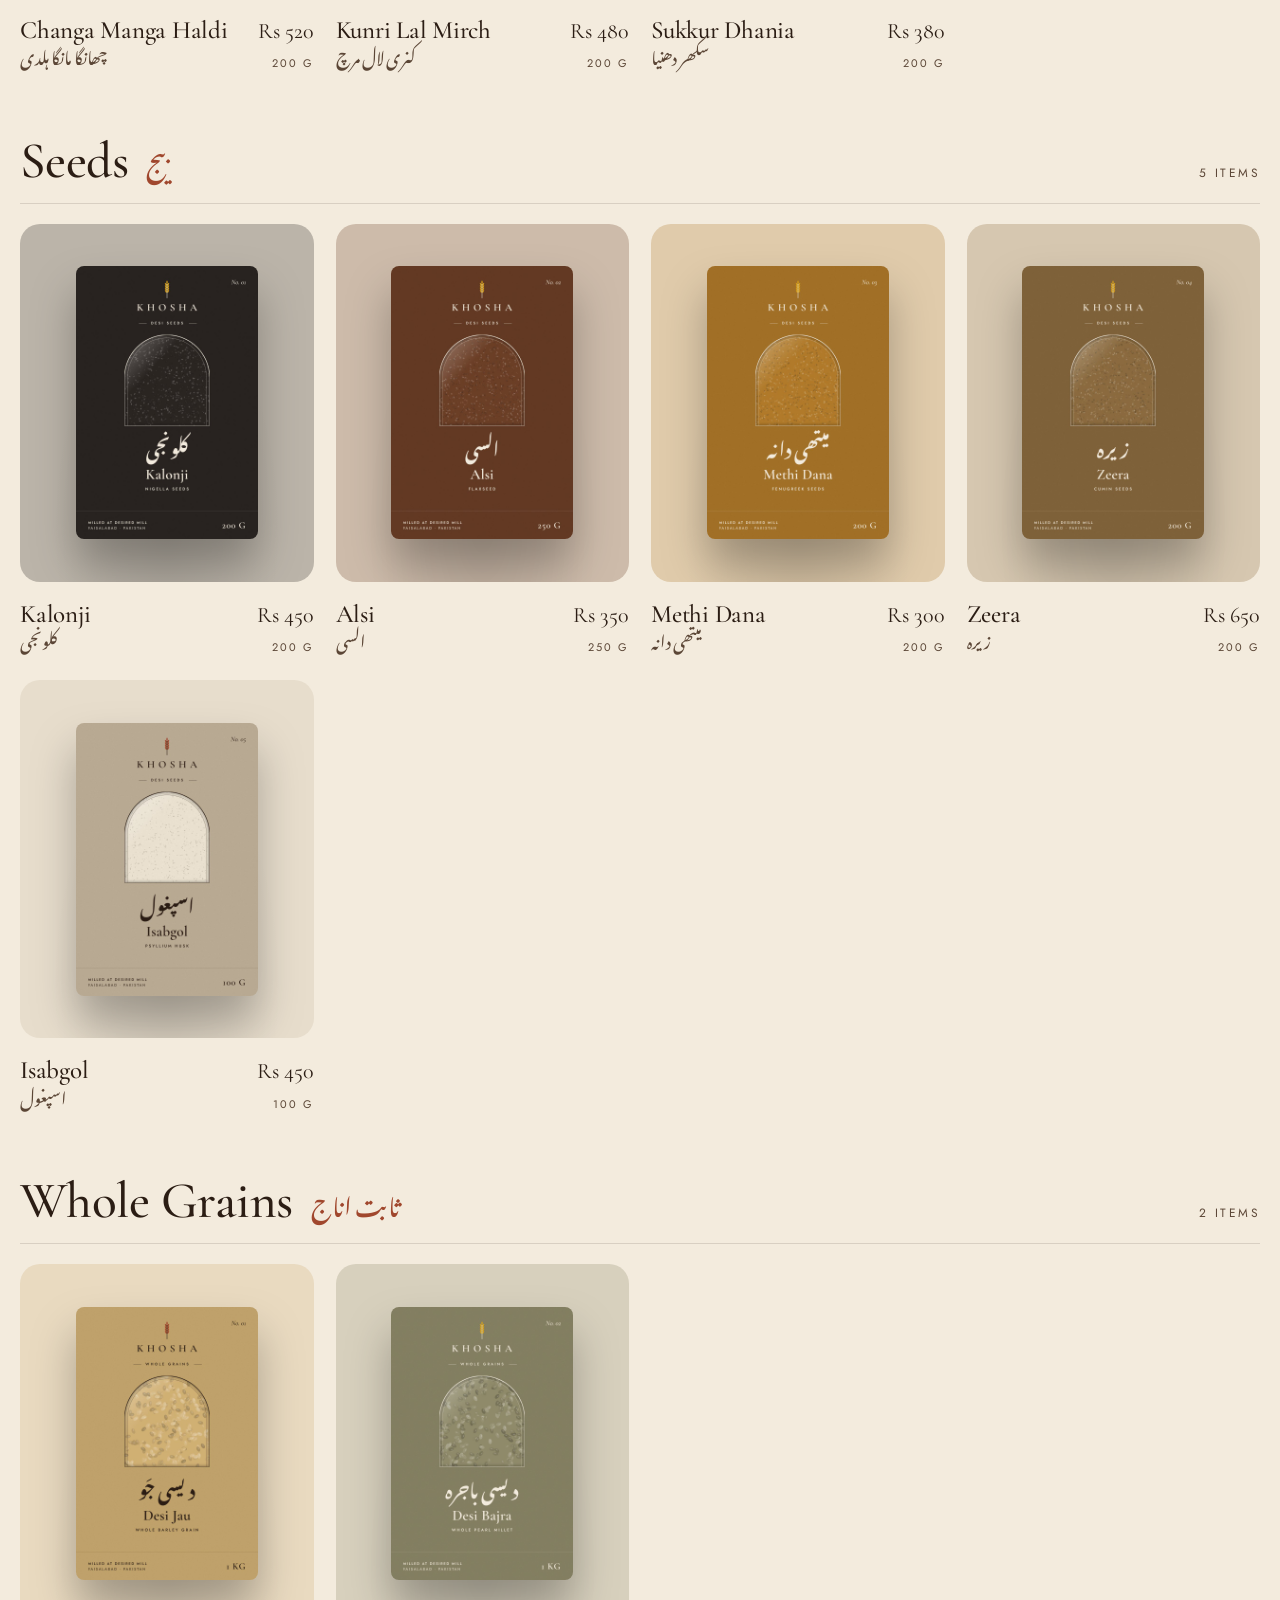
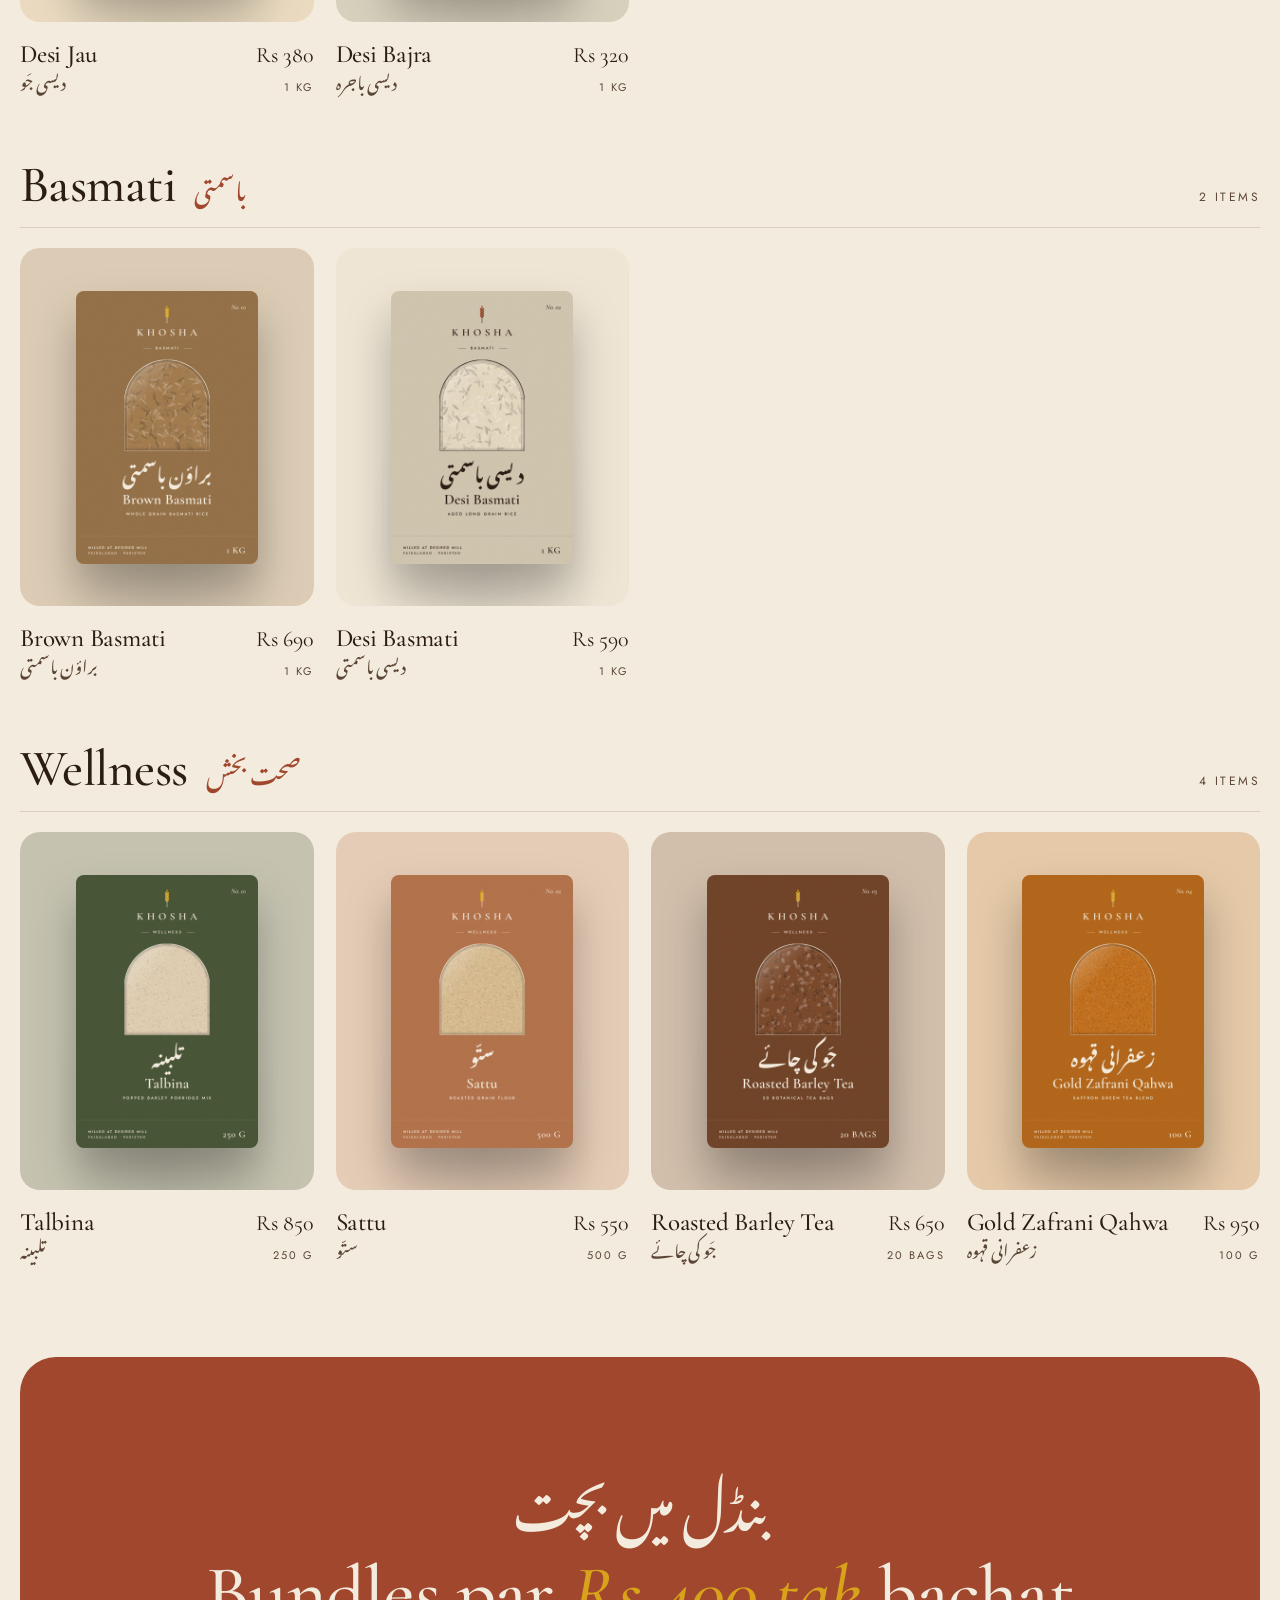
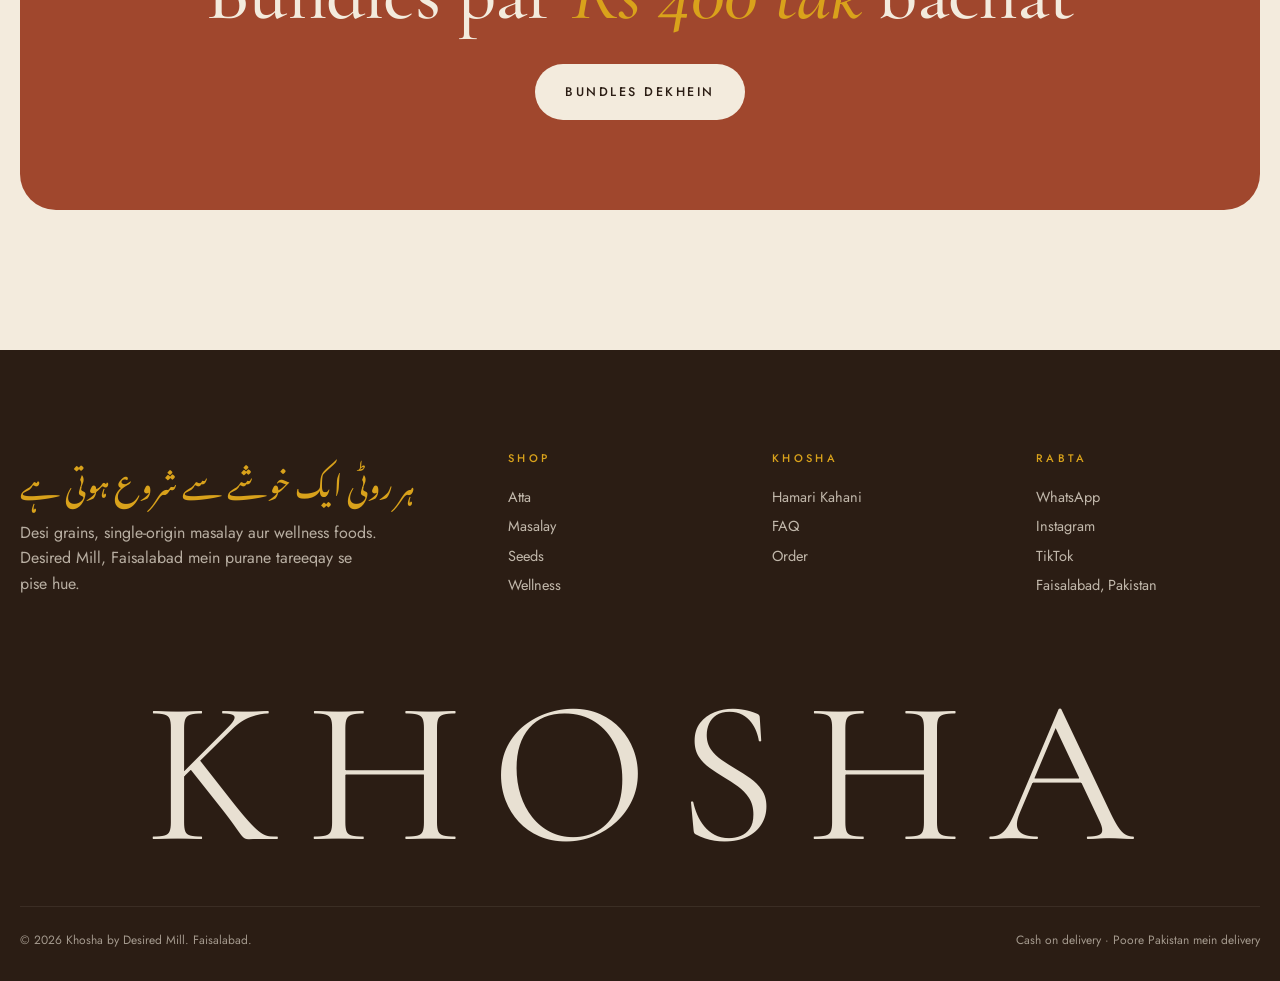
<file: shop.html>
<!doctype html><html lang="en"><head><meta charset="utf-8"><meta name="viewport" content="width=device-width,initial-scale=1,viewport-fit=cover">
<meta name="theme-color" content="#A0472D">
<link rel="icon" href="assets/img/icon.png">
<link rel="preconnect" href="https://fonts.googleapis.com"><link rel="preconnect" href="https://fonts.gstatic.com" crossorigin>
<link href="https://fonts.googleapis.com/css2?family=Cormorant+Garamond:ital,wght@0,400;0,500;0,600;1,400;1,500&family=Jost:wght@300;400;500;600&family=Noto+Nastaliq+Urdu:wght@400;600&display=swap" rel="stylesheet">
<link rel="stylesheet" href="css/style.css">
<script type="importmap">{"imports":{"three":"./js/vendor/three.module.min.js","three/addons/":"./js/vendor/addons/"}}</script>
<script src="js/data.js"></script><script src="js/cart.js"></script><script src="js/site.js" defer></script>

<title>Shop | Khosha</title><meta name="description" content="Khosha ke tamam desi atta, masalay, seeds, grains, basmati aur wellness products.">
</head><body class="grain-bg" data-page="shop" data-solid="1">
<div id="nav"></div>
<section class="page-head"><div class="wrap">
 <div class="eyebrow" data-r>Shop · 20 products</div>
 <h1 class="h-xl split" style="margin-top:20px">Poora <em class="it">khazana</em></h1>
 <div class="ur" data-r>دیسی اناج، خالص مسالے</div>
 <div class="filters" id="filters"></div>
 <div id="sections"></div>
</div></section>
<section class="pad" style="padding-top:40px"><div class="wrap"><div class="cta" data-r><div class="ur">بنڈل میں بچت</div><h2>Bundles par <em class="it" style="color:#D9A21B">Rs 400 tak</em> bachat</h2><a class="btn" href="index.html#bundles"><span>Bundles dekhein</span></a></div></div></section>
<div id="footer"></div>
<script>
const CNM={atta:['Atta','آٹا'],masala:['Masalay','مسالے'],seeds:['Seeds','بیج'],grains:['Whole Grains','ثابت اناج'],rice:['Basmati','باسمتی'],wellness:['Wellness','صحت بخش']};
filters.innerHTML=`<button class="chip on" data-f="all">Sab</button>`+CAT_ORDER.map(c=>`<button class="chip" data-f="${c}">${CNM[c][0]}</button>`).join('');
const card=p=>`<div class="card" data-r><a class="ph" href="product.html#${p.id}" style="background:radial-gradient(ellipse at 50% 85%,#00000018,transparent 55%),${lighten(p.color,.72)}"><img class="fr" src="${p.front}" alt="${p.en}" loading="lazy"><img class="bk" src="${p.back}" alt="" loading="lazy"><div class="qa"><span class="btn t" data-add="${p.id}"><span>Add · ${fmt(p.price)}</span></span></div></a>
<div class="meta"><div><a href="product.html#${p.id}"><h3>${p.en}</h3></a><div class="ur">${p.ur}</div></div><div style="text-align:right"><div class="p">${fmt(p.price)}</div><small>${p.wt}</small></div></div></div>`;
sections.innerHTML=CAT_ORDER.map(c=>`<div class="sec" id="${c}" data-cat="${c}" style="padding-top:60px"><div style="display:flex;align-items:baseline;gap:18px;border-bottom:1px solid var(--line);padding-bottom:16px"><h2 class="h-m">${CNM[c][0]}</h2><span class="ur" style="font-size:24px;color:var(--t)">${CNM[c][1]}</span><span style="margin-left:auto;font-size:12px;letter-spacing:.2em;color:var(--b2)">${PRODUCTS.filter(p=>p.cat===c).length} ITEMS</span></div><div class="grid">${PRODUCTS.filter(p=>p.cat===c).map(card).join('')}</div></div>`).join('');
filters.onclick=e=>{const b=e.target.closest('.chip');if(!b)return;filters.querySelectorAll('.chip').forEach(x=>x.classList.toggle('on',x===b));const f=b.dataset.f;document.querySelectorAll('.sec').forEach(s=>s.style.display=(f==='all'||s.dataset.cat===f)?'':'none');reveal()};
if(location.hash){const f=location.hash.slice(1);const b=filters.querySelector(`[data-f="${f}"]`);if(b)setTimeout(()=>b.click(),50)}
</script>
</body></html>
</file>
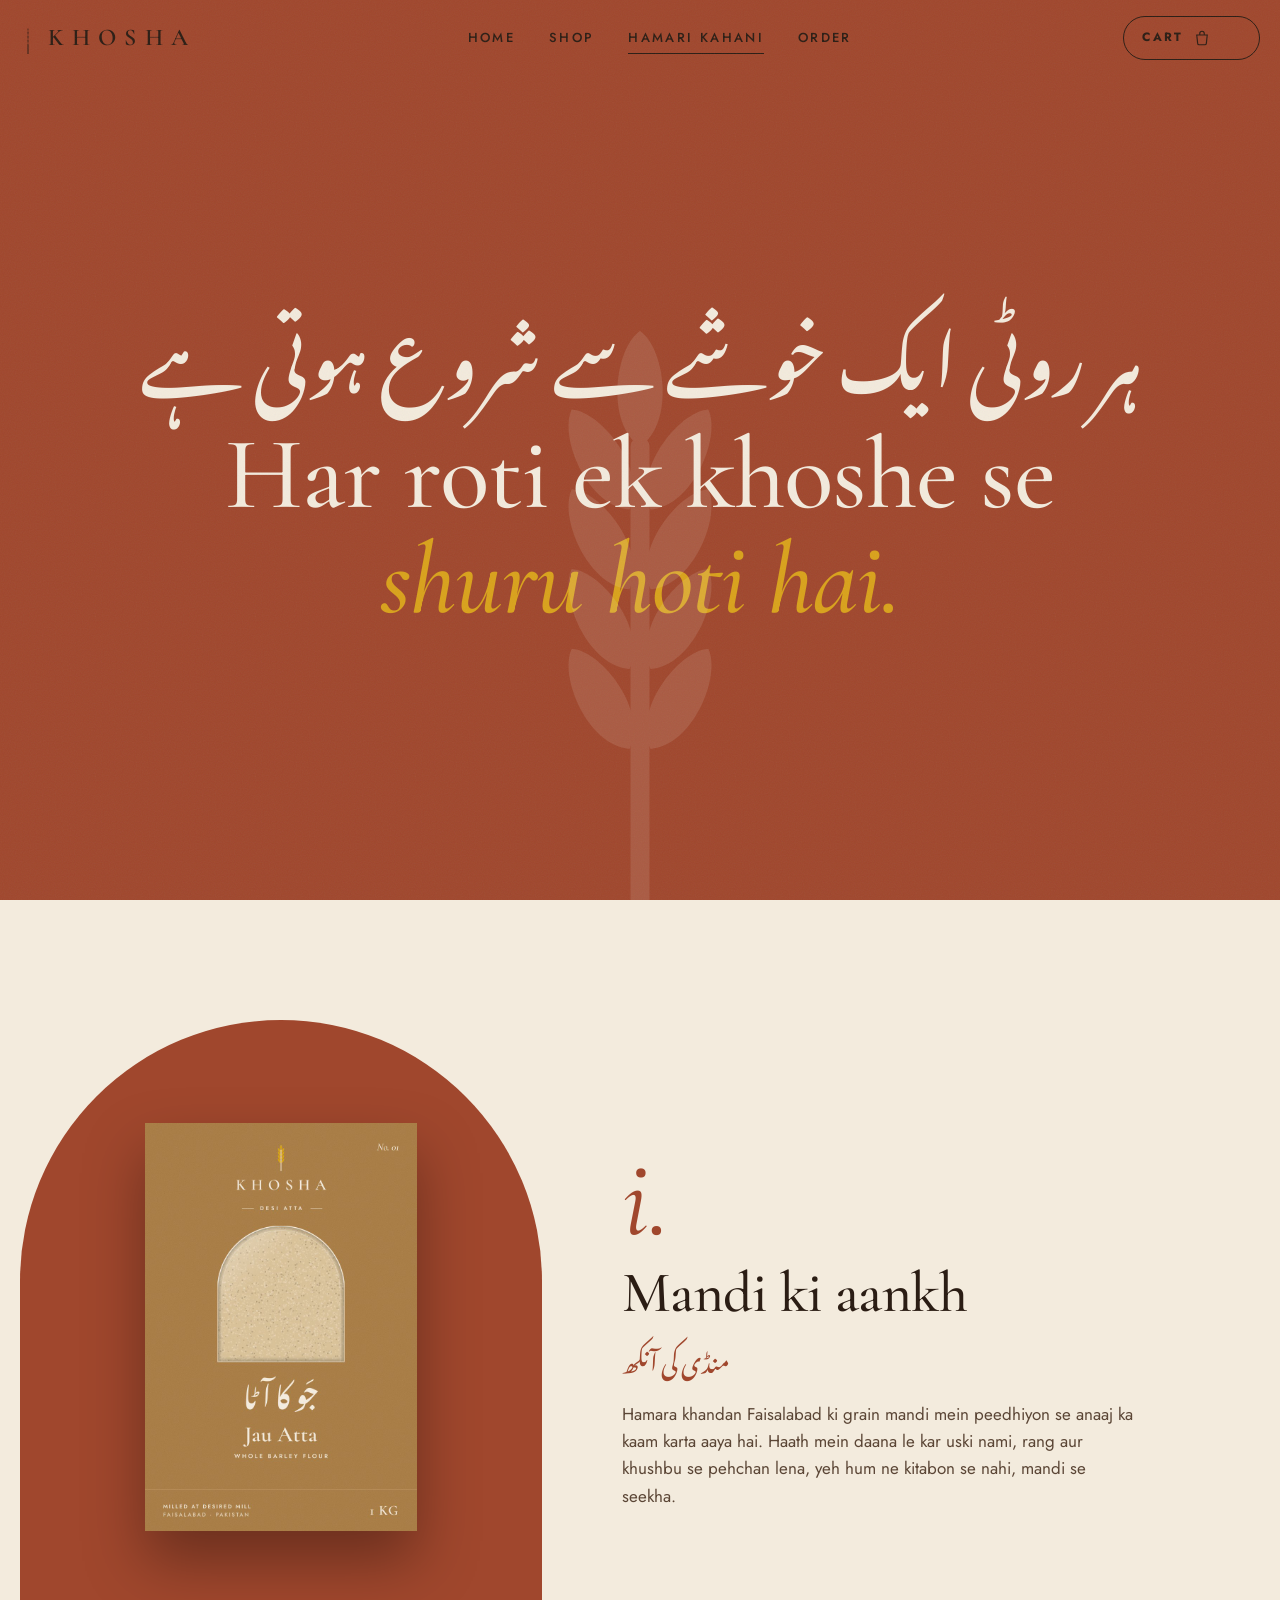
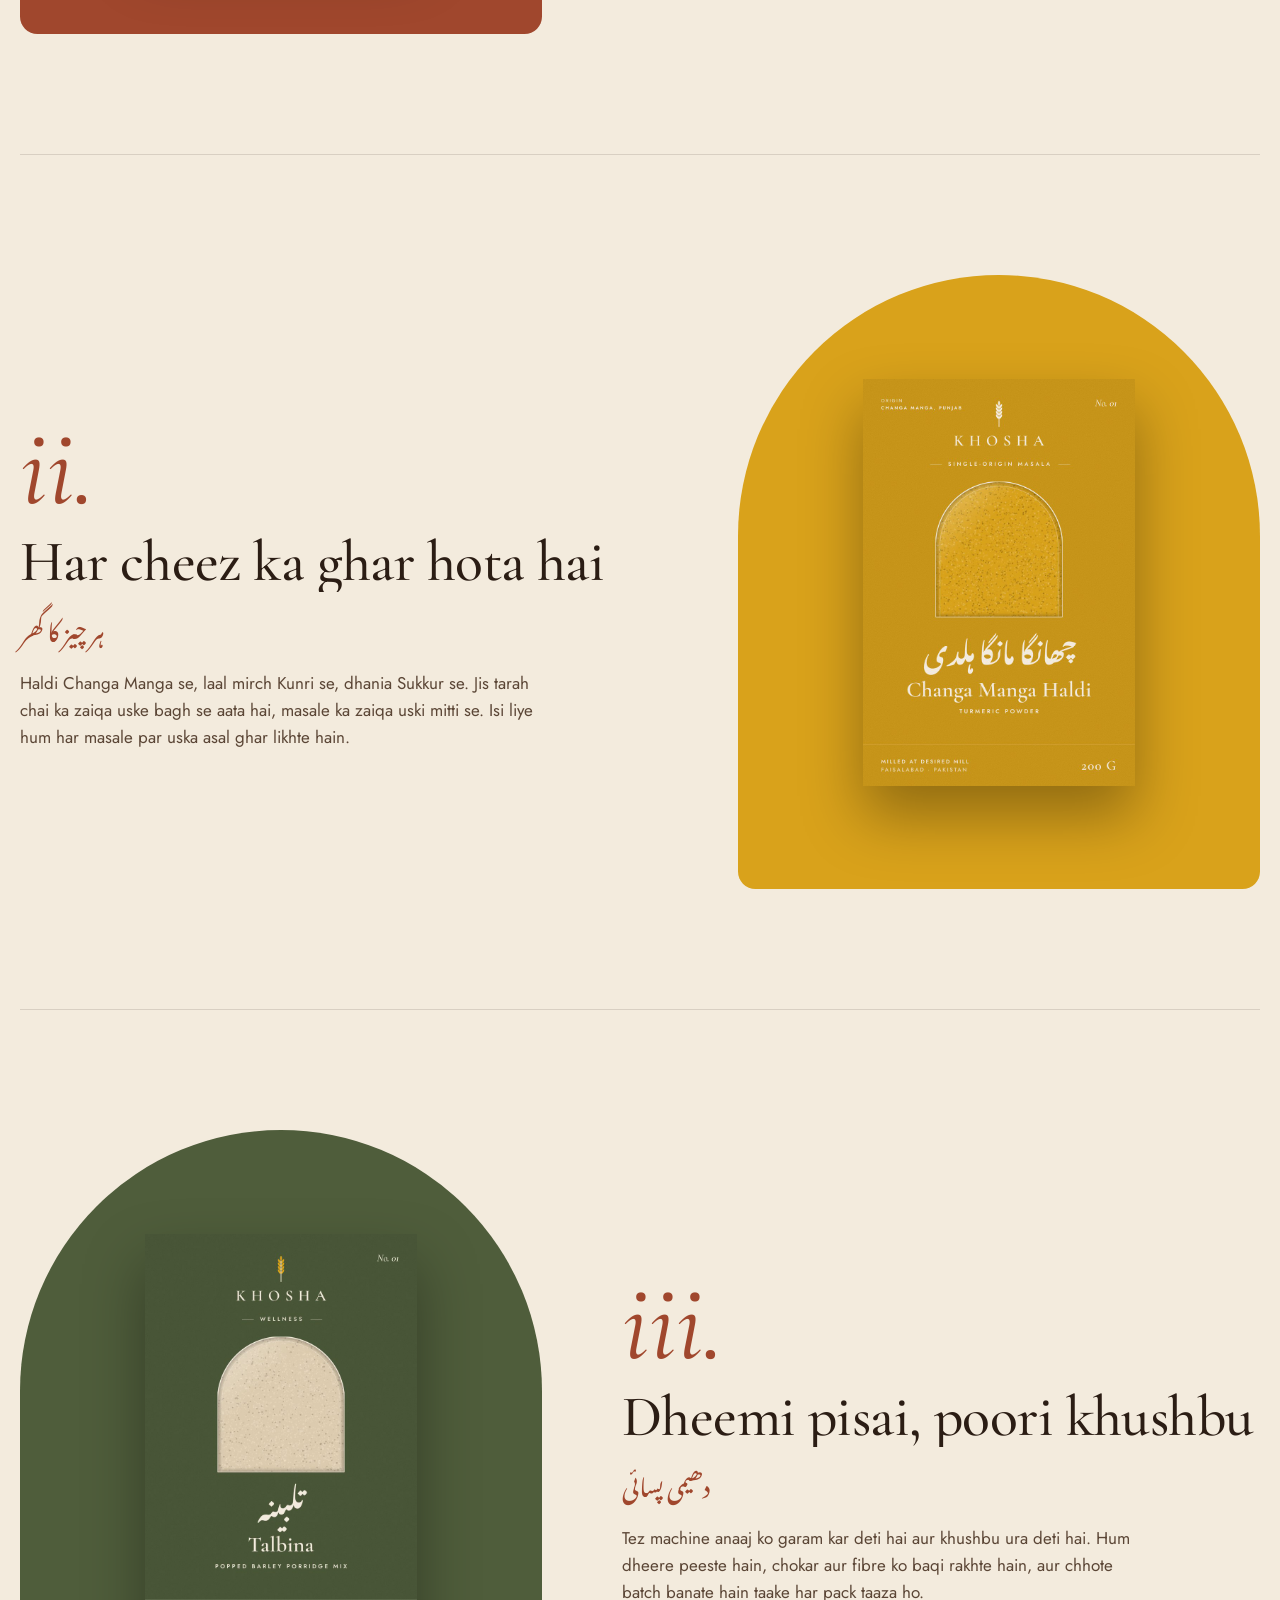
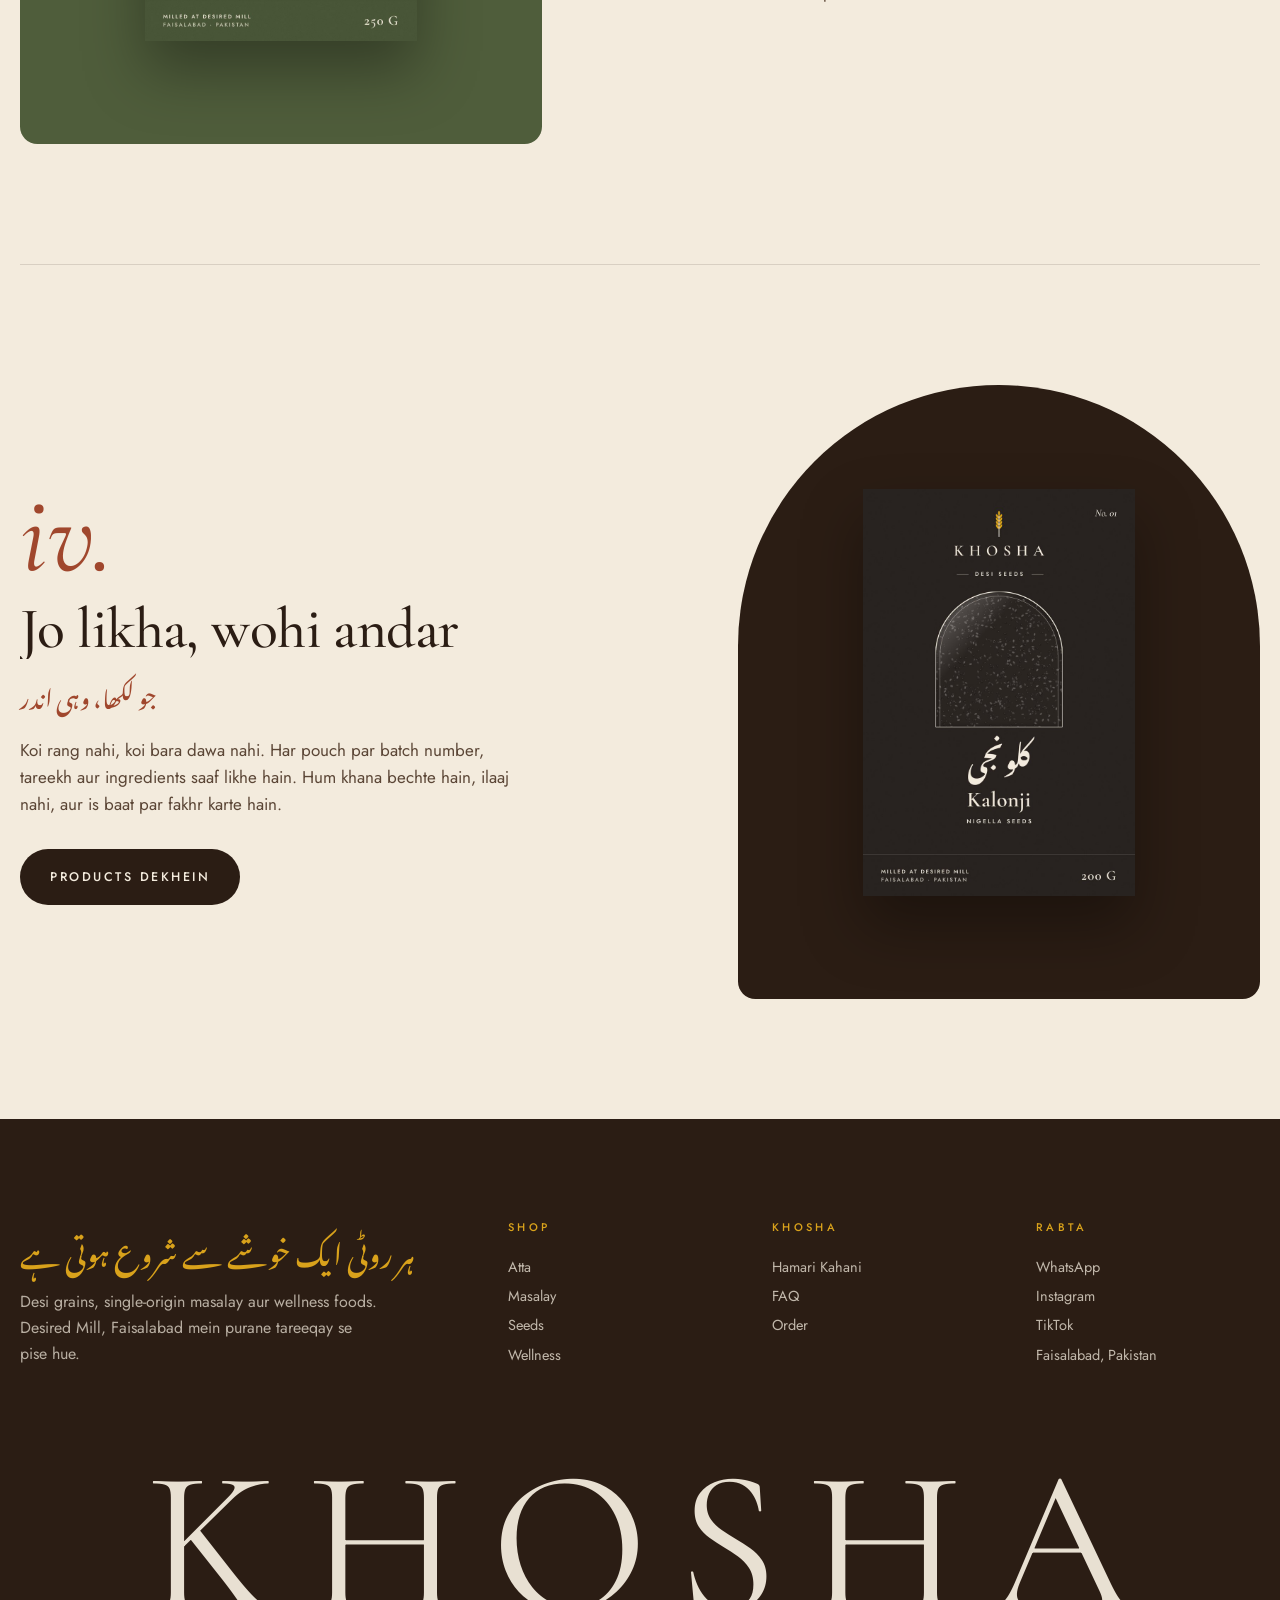
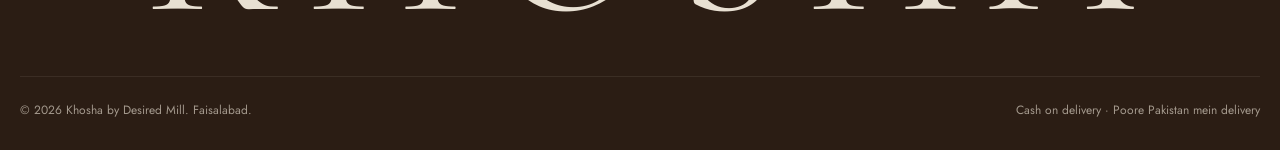
<file: story.html>
<!doctype html><html lang="en"><head><meta charset="utf-8"><meta name="viewport" content="width=device-width,initial-scale=1,viewport-fit=cover">
<meta name="theme-color" content="#A0472D">
<link rel="icon" href="assets/img/icon.png">
<link rel="preconnect" href="https://fonts.googleapis.com"><link rel="preconnect" href="https://fonts.gstatic.com" crossorigin>
<link href="https://fonts.googleapis.com/css2?family=Cormorant+Garamond:ital,wght@0,400;0,500;0,600;1,400;1,500&family=Jost:wght@300;400;500;600&family=Noto+Nastaliq+Urdu:wght@400;600&display=swap" rel="stylesheet">
<link rel="stylesheet" href="css/style.css">
<script type="importmap">{"imports":{"three":"./js/vendor/three.module.min.js","three/addons/":"./js/vendor/addons/"}}</script>
<script src="js/data.js"></script><script src="js/cart.js"></script><script src="js/site.js" defer></script>

<title>Hamari Kahani | Khosha</title><meta name="description" content="Khosha ki kahani: Faisalabad ki mill, khandani grain trade aur desi anaaj.">
</head><body class="grain-bg" data-page="story">
<div id="nav"></div>
<section class="story-hero"><div><div class="ur" data-r>ہر روٹی ایک خوشے سے شروع ہوتی ہے</div><h1 class="split">Har roti ek khoshe se<br><em style="color:#D9A21B">shuru hoti hai.</em></h1></div>
<svg style="position:absolute;bottom:-30px;left:50%;transform:translateX(-50%);width:min(600px,80vw);opacity:.14" viewBox="0 0 30 60" id="bigear"></svg></section>
<section><div class="wrap">
 <div class="chapter"><div class="vis" data-r style="background:#A0472D"><img src="assets/tex/jau-atta-front.jpg" alt=""></div><div><div class="n" data-r>i.</div><h2 class="split">Mandi ki aankh</h2><div class="ur" data-r>منڈی کی آنکھ</div><p data-r>Hamara khandan Faisalabad ki grain mandi mein peedhiyon se anaaj ka kaam karta aaya hai. Haath mein daana le kar uski nami, rang aur khushbu se pehchan lena, yeh hum ne kitabon se nahi, mandi se seekha.</p></div></div>
 <div class="chapter"><div class="vis" data-r style="background:#D9A21B"><img src="assets/tex/changa-manga-haldi-front.jpg" alt=""></div><div><div class="n" data-r>ii.</div><h2 class="split">Har cheez ka ghar hota hai</h2><div class="ur" data-r>ہر چیز کا گھر</div><p data-r>Haldi Changa Manga se, laal mirch Kunri se, dhania Sukkur se. Jis tarah chai ka zaiqa uske bagh se aata hai, masale ka zaiqa uski mitti se. Isi liye hum har masale par uska asal ghar likhte hain.</p></div></div>
 <div class="chapter"><div class="vis" data-r style="background:#4F5D3B"><img src="assets/tex/talbina-front.jpg" alt=""></div><div><div class="n" data-r>iii.</div><h2 class="split">Dheemi pisai, poori khushbu</h2><div class="ur" data-r>دھیمی پسائی</div><p data-r>Tez machine anaaj ko garam kar deti hai aur khushbu ura deti hai. Hum dheere peeste hain, chokar aur fibre ko baqi rakhte hain, aur chhote batch banate hain taake har pack taaza ho.</p></div></div>
 <div class="chapter" style="border:0"><div class="vis" data-r style="background:#2B1D14"><img src="assets/tex/kalonji-front.jpg" alt=""></div><div><div class="n" data-r>iv.</div><h2 class="split">Jo likha, wohi andar</h2><div class="ur" data-r>جو لکھا، وہی اندر</div><p data-r>Koi rang nahi, koi bara dawa nahi. Har pouch par batch number, tareekh aur ingredients saaf likhe hain. Hum khana bechte hain, ilaaj nahi, aur is baat par fakhr karte hain.</p><a class="btn" href="shop.html" style="margin-top:30px" data-r><span>Products dekhein</span></a></div></div>
</div></section>
<div id="footer"></div>
<script>document.addEventListener('DOMContentLoaded',()=>{bigear.outerHTML=EAR('#F3EBDD','#F3EBDD').replace('<svg ','<svg style="position:absolute;bottom:-40px;left:50%;transform:translateX(-50%);height:70%;opacity:.12" ')})</script>
</body></html>
</file>
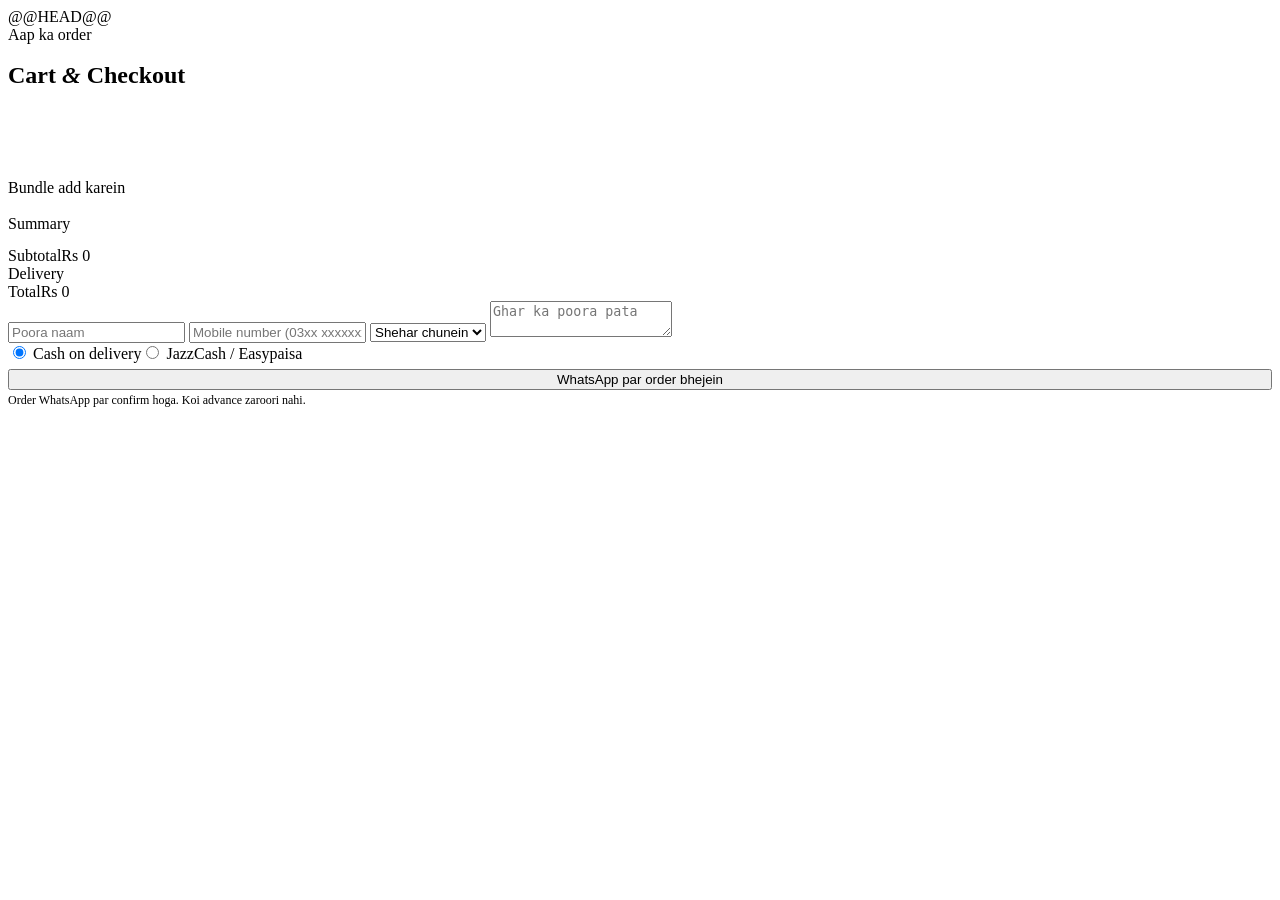
<file: src/order.html>
<!doctype html><html lang="en"><head>@@HEAD@@
<title>Order | Khosha</title>
</head><body class="grain-bg" data-page="order" data-solid="1">
<div id="nav"></div>
<section class="page-head" style="padding-bottom:30px"><div class="wrap"><div class="eyebrow" data-r>Aap ka order</div><h1 class="h-l split" style="margin-top:18px">Cart <em class="it">&</em> Checkout</h1></div></section>
<section><div class="wrap order">
 <div><div id="items"></div>
  <div style="margin-top:40px"><div class="eyebrow">Bundle add karein</div><div id="ups" style="display:grid;grid-template-columns:repeat(3,1fr);gap:12px;margin-top:18px"></div></div></div>
 <aside class="summary">
  <div class="eyebrow">Summary</div>
  <div class="r" style="margin-top:14px"><span>Subtotal</span><span id="sub">Rs 0</span></div>
  <div class="r"><span>Delivery</span><span id="ship"></span></div>
  <div class="ship-bar"><i id="sbar"></i></div><small id="shipmsg" style="font-size:12px;color:var(--b2)"></small>
  <div class="r tot"><span>Total</span><span id="tot">Rs 0</span></div>
  <form class="form" id="f">
   <input name="name" placeholder="Poora naam" required autocomplete="name">
   <input name="phone" placeholder="Mobile number (03xx xxxxxxx)" required inputmode="tel" autocomplete="tel">
   <select name="city" required><option value="">Shehar chunein</option><option>Faisalabad</option><option>Lahore</option><option>Islamabad</option><option>Rawalpindi</option><option>Karachi</option><option>Multan</option><option>Gujranwala</option><option>Sialkot</option><option>Peshawar</option><option>Doosra shehar</option></select>
   <textarea name="address" placeholder="Ghar ka poora pata" required autocomplete="street-address"></textarea>
   <div class="pay"><label><input type="radio" name="pay" value="Cash on Delivery" checked> Cash on delivery</label><label><input type="radio" name="pay" value="JazzCash / Easypaisa"> JazzCash / Easypaisa</label></div>
   <button class="btn t" style="width:100%;margin-top:6px" type="submit"><span>WhatsApp par order bhejein</span></button>
   <small style="font-size:12px;color:var(--b2);text-align:center">Order WhatsApp par confirm hoga. Koi advance zaroori nahi.</small>
  </form>
 </aside>
</div></section>
<div id="footer"></div>
<script>
function draw(){const c=Cart.items();
 items.innerHTML=c.length?c.map(it=>{const p=Cart.byId(it.id);if(!p)return'';const isB=!p.en;const img=isB?PRODUCTS.find(x=>x.id===p.items[0]).front:p.front;const col=isB?'#A0472D':p.color;
  return `<div class="citem"><a class="th" href="${isB?'index.html':'product.html#'+p.id}" style="background:${lighten(col,.7)}"><img src="${img}" alt=""></a><div><h3>${isB?p.name:p.en}</h3><small>${isB?'BUNDLE · '+p.items.length+' ITEMS':p.wt+' · '+fmt(p.price)}</small><div style="display:flex;align-items:center"><div class="qty"><button data-m="${it.id}">−</button><span>${it.q}</span><button data-p="${it.id}">+</button></div><button class="rm" data-x="${it.id}">REMOVE</button></div></div><div class="p" style="font-family:var(--serif);font-size:24px">${fmt(p.price*it.q)}</div></div>`}).join(''):`<div class="empty"><p class="ur" style="font-size:30px;color:var(--t)">آپ کا کارٹ خالی ہے</p><p>Cart abhi khaali hai.</p><a class="btn" href="shop.html" style="margin-top:24px"><span>Shop karein</span></a></div>`;
 const s=Cart.subtotal(),free=s>=SHOP.freeShip||s===0,sh=free?0:SHOP.shipFee;
 sub.textContent=fmt(s);ship.textContent=s===0?'—':(free?'FREE':fmt(sh));tot.textContent=fmt(s+sh);
 sbar.style.width=Math.min(100,s/SHOP.freeShip*100)+'%';shipmsg.textContent=s>=SHOP.freeShip?'Mubarak ho, delivery free hai.':(s?`Free delivery ke liye ${fmt(SHOP.freeShip-s)} aur.`:'');}
ups.innerHTML=BUNDLES.map(b=>`<button data-add="${b.id}" style="text-align:left;border:1px solid var(--line);border-radius:16px;padding:16px;background:var(--c)"><div style="font-family:var(--serif);font-size:21px">${b.name}</div><small style="color:var(--b2)">${fmt(b.price)} · + Add</small></button>`).join('');
items.onclick=e=>{const t=e.target;const c=Cart.items();const g=id=>(c.find(x=>x.id===id)||{q:0}).q;if(t.dataset.m)Cart.set(t.dataset.m,g(t.dataset.m)-1);if(t.dataset.p)Cart.set(t.dataset.p,g(t.dataset.p)+1);if(t.dataset.x)Cart.set(t.dataset.x,0)};
document.addEventListener('cart:change',draw);draw();
f.onsubmit=e=>{e.preventDefault();const c=Cart.items();if(!c.length){alert('Cart khaali hai');return}const d=Object.fromEntries(new FormData(f));const s=Cart.subtotal(),sh=s>=SHOP.freeShip?0:SHOP.shipFee;
 const lines=c.map(it=>{const p=Cart.byId(it.id);return `• ${p.en||p.name}${p.wt?' ('+p.wt+')':''} x${it.q} = ${fmt(p.price*it.q)}`}).join('\n');
 const msg=`Assalam o Alaikum KHOSHA!\nMain yeh order karna chahta/chahti hoon:\n\n${lines}\n\nSubtotal: ${fmt(s)}\nDelivery: ${sh?fmt(sh):'FREE'}\nTotal: ${fmt(s+sh)}\n\nNaam: ${d.name}\nPhone: ${d.phone}\nShehar: ${d.city}\nPata: ${d.address}\nPayment: ${d.pay}`;
 window.open('https://wa.me/'+SHOP.whatsapp+'?text='+encodeURIComponent(msg),'_blank');};
</script>
</body></html>
</file>
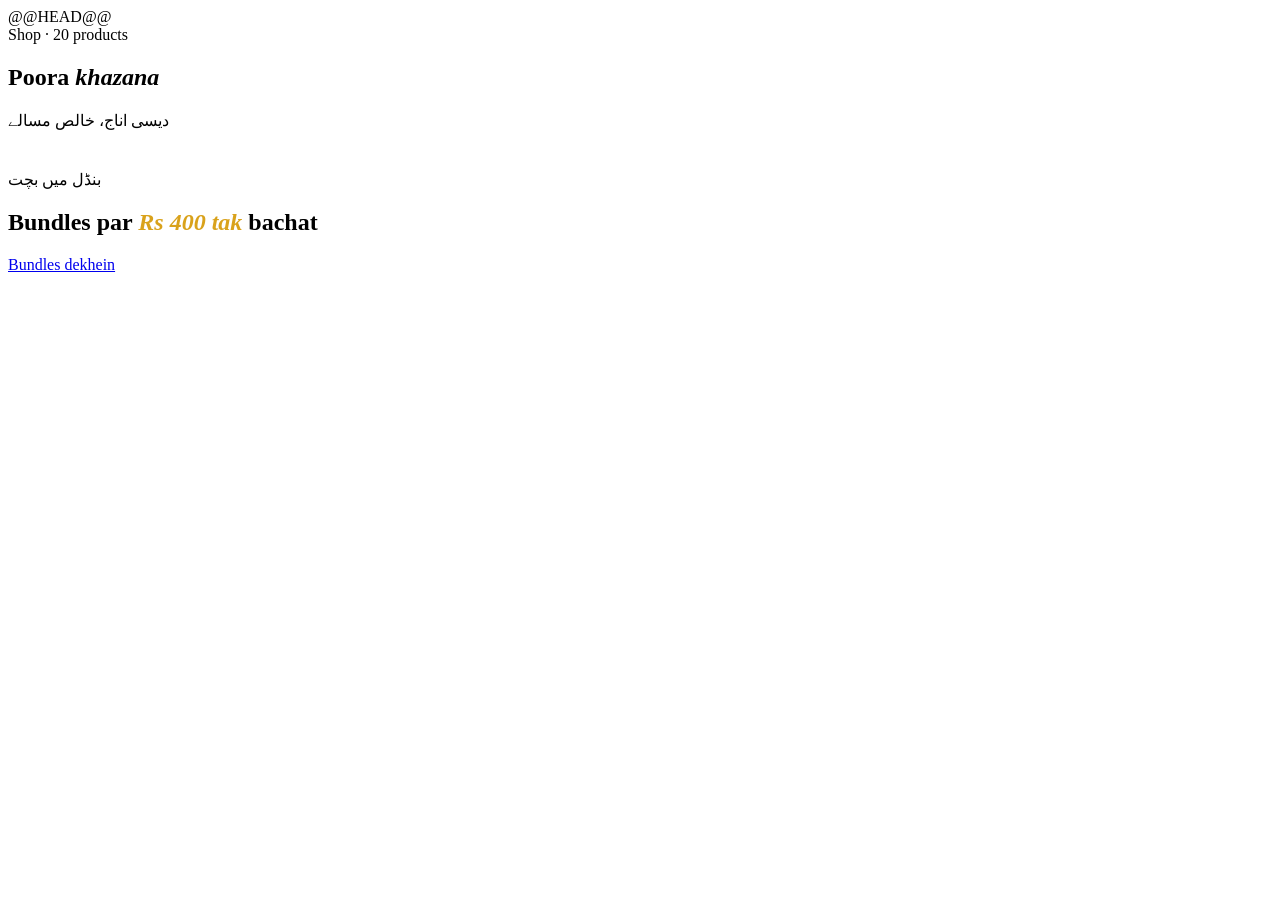
<file: src/shop.html>
<!doctype html><html lang="en"><head>@@HEAD@@
<title>Shop | Khosha</title><meta name="description" content="Khosha ke tamam desi atta, masalay, seeds, grains, basmati aur wellness products.">
</head><body class="grain-bg" data-page="shop" data-solid="1">
<div id="nav"></div>
<section class="page-head"><div class="wrap">
 <div class="eyebrow" data-r>Shop · 20 products</div>
 <h1 class="h-xl split" style="margin-top:20px">Poora <em class="it">khazana</em></h1>
 <div class="ur" data-r>دیسی اناج، خالص مسالے</div>
 <div class="filters" id="filters"></div>
 <div id="sections"></div>
</div></section>
<section class="pad" style="padding-top:40px"><div class="wrap"><div class="cta" data-r><div class="ur">بنڈل میں بچت</div><h2>Bundles par <em class="it" style="color:#D9A21B">Rs 400 tak</em> bachat</h2><a class="btn" href="index.html#bundles"><span>Bundles dekhein</span></a></div></div></section>
<div id="footer"></div>
<script>
const CNM={atta:['Atta','آٹا'],masala:['Masalay','مسالے'],seeds:['Seeds','بیج'],grains:['Whole Grains','ثابت اناج'],rice:['Basmati','باسمتی'],wellness:['Wellness','صحت بخش']};
filters.innerHTML=`<button class="chip on" data-f="all">Sab</button>`+CAT_ORDER.map(c=>`<button class="chip" data-f="${c}">${CNM[c][0]}</button>`).join('');
const card=p=>`<div class="card" data-r><a class="ph" href="product.html#${p.id}" style="background:radial-gradient(ellipse at 50% 85%,#00000018,transparent 55%),${lighten(p.color,.72)}"><img class="fr" src="${p.front}" alt="${p.en}" loading="lazy"><img class="bk" src="${p.back}" alt="" loading="lazy"><div class="qa"><span class="btn t" data-add="${p.id}"><span>Add · ${fmt(p.price)}</span></span></div></a>
<div class="meta"><div><a href="product.html#${p.id}"><h3>${p.en}</h3></a><div class="ur">${p.ur}</div></div><div style="text-align:right"><div class="p">${fmt(p.price)}</div><small>${p.wt}</small></div></div></div>`;
sections.innerHTML=CAT_ORDER.map(c=>`<div class="sec" id="${c}" data-cat="${c}" style="padding-top:60px"><div style="display:flex;align-items:baseline;gap:18px;border-bottom:1px solid var(--line);padding-bottom:16px"><h2 class="h-m">${CNM[c][0]}</h2><span class="ur" style="font-size:24px;color:var(--t)">${CNM[c][1]}</span><span style="margin-left:auto;font-size:12px;letter-spacing:.2em;color:var(--b2)">${PRODUCTS.filter(p=>p.cat===c).length} ITEMS</span></div><div class="grid">${PRODUCTS.filter(p=>p.cat===c).map(card).join('')}</div></div>`).join('');
filters.onclick=e=>{const b=e.target.closest('.chip');if(!b)return;filters.querySelectorAll('.chip').forEach(x=>x.classList.toggle('on',x===b));const f=b.dataset.f;document.querySelectorAll('.sec').forEach(s=>s.style.display=(f==='all'||s.dataset.cat===f)?'':'none');reveal()};
if(location.hash){const f=location.hash.slice(1);const b=filters.querySelector(`[data-f="${f}"]`);if(b)setTimeout(()=>b.click(),50)}
</script>
</body></html>
</file>
<file: css/style.css>
:root{--t:#A0472D;--t2:#8a3a23;--c:#F3EBDD;--c2:#EADFCB;--c3:#E2D4BC;--g:#D9A21B;--b:#2B1D14;--b2:#5b4636;--line:#2B1D1422;
--serif:'Cormorant Garamond',Georgia,serif;--sans:'Jost',system-ui,sans-serif;--ur:'Noto Nastaliq Urdu',serif;--ease:cubic-bezier(.22,1,.36,1)}
*{box-sizing:border-box;margin:0;padding:0}
html{scroll-behavior:smooth;-webkit-text-size-adjust:100%}
body{background:var(--c);color:var(--b);font-family:var(--sans);font-size:16px;line-height:1.6;overflow-x:hidden;-webkit-font-smoothing:antialiased}
img{max-width:100%;display:block}a{color:inherit;text-decoration:none}button{font:inherit;cursor:pointer;border:0;background:none;color:inherit}
.ur{font-family:var(--ur);line-height:2}
.grain-bg::before{content:"";position:fixed;inset:0;pointer-events:none;z-index:999;opacity:.06;background-image:url("data:image/svg+xml,%3Csvg xmlns='http://www.w3.org/2000/svg' width='160' height='160'%3E%3Cfilter id='n'%3E%3CfeTurbulence type='fractalNoise' baseFrequency='.85' numOctaves='2' stitchTiles='stitch'/%3E%3C/filter%3E%3Crect width='160' height='160' filter='url(%23n)'/%3E%3C/svg%3E")}
.wrap{width:min(1240px,100% - 32px);margin:0 auto}
/* nav */
.nav{position:fixed;top:0;left:0;right:0;z-index:50;transition:background .4s,box-shadow .4s,transform .5s var(--ease)}
.nav.solid{background:#F3EBDDe8;backdrop-filter:blur(14px);-webkit-backdrop-filter:blur(14px);box-shadow:0 1px 0 var(--line)}
.nav .in{display:flex;align-items:center;justify-content:space-between;height:76px}
.brand{display:flex;align-items:center;gap:12px}
.brand b{font-family:var(--serif);font-weight:600;font-size:24px;letter-spacing:.34em}
.brand svg{width:16px;height:32px}
.links{display:flex;gap:34px;font-size:13px;letter-spacing:.18em;text-transform:uppercase;font-weight:500}
.links a{position:relative;padding:6px 0}
.links a::after{content:"";position:absolute;left:0;right:100%;bottom:0;height:1px;background:currentColor;transition:right .5s var(--ease)}
.links a:hover::after,.links a.on::after{right:0}
.nav-r{display:flex;align-items:center;gap:14px}
.cart-btn{position:relative;display:flex;align-items:center;gap:10px;height:44px;padding:0 18px;border:1px solid var(--b);border-radius:40px;font-size:12px;letter-spacing:.18em;font-weight:500;transition:.3s}
.cart-btn:hover{background:var(--b);color:var(--c)}
.cart-btn i{font-style:normal;min-width:20px;height:20px;border-radius:20px;background:var(--t);color:var(--c);font-size:11px;display:grid;place-items:center;letter-spacing:0;transform:scale(0);transition:transform .4s var(--ease)}
.cart-btn i.on{transform:scale(1)}
.burger{display:none;width:44px;height:44px;border-radius:50%;border:1px solid var(--b);place-items:center}
.burger span{display:block;width:16px;height:1px;background:currentColor;box-shadow:0 5px 0 currentColor,0 -5px 0 currentColor}
.drawer{position:fixed;inset:0;background:var(--t);color:var(--c);z-index:60;display:flex;flex-direction:column;justify-content:center;padding:40px 28px;gap:10px;clip-path:circle(0 at calc(100% - 40px) 38px);transition:clip-path .8s var(--ease)}
.drawer.open{clip-path:circle(150% at calc(100% - 40px) 38px)}
.drawer a{font-family:var(--serif);font-size:44px;line-height:1.2}
.drawer .x{position:absolute;top:18px;right:18px;width:44px;height:44px;border:1px solid var(--c);border-radius:50%;font-size:20px}
/* buttons */
.btn{display:inline-flex;align-items:center;justify-content:center;gap:12px;height:56px;padding:0 30px;border-radius:60px;background:var(--b);color:var(--c);font-size:12.5px;letter-spacing:.2em;font-weight:500;text-transform:uppercase;position:relative;overflow:hidden;transition:transform .4s var(--ease)}
.btn::before{content:"";position:absolute;inset:0;background:var(--t);transform:translateY(101%);transition:transform .5s var(--ease)}
.btn:hover::before{transform:none}.btn>*{position:relative}.btn span{position:relative}
.btn.t{background:var(--t)}.btn.t::before{background:var(--b)}
.btn.ghost{background:transparent;color:var(--b);border:1px solid var(--b)}.btn.ghost::before{background:var(--b)}.btn.ghost:hover{color:var(--c)}
.btn.pulse{animation:pulse .5s}
@keyframes pulse{50%{transform:scale(.94)}}
.eyebrow{font-size:12px;letter-spacing:.32em;text-transform:uppercase;font-weight:500;color:var(--t);display:flex;align-items:center;gap:14px}
.eyebrow::before{content:"";width:34px;height:1px;background:currentColor}
h1,h2,h3{font-family:var(--serif);font-weight:500;line-height:1.02;letter-spacing:-.01em}
.h-xl{font-size:clamp(54px,9vw,148px)}.h-l{font-size:clamp(42px,6vw,92px)}.h-m{font-size:clamp(32px,4vw,56px)}
em.it{font-style:italic;color:var(--t)}
section{position:relative}
/* HERO */
.hero{height:100svh;min-height:680px;position:relative;overflow:hidden;background:radial-gradient(ellipse 70% 60% at 50% 55%,#F8F2E8 0%,var(--c) 55%,var(--c2) 100%)}
.hero-arch{position:absolute;left:50%;bottom:0;width:min(40vw,560px);height:min(74vh,720px);transform:translateX(-50%);border-radius:999px 999px 0 0;background:linear-gradient(180deg,var(--t) 0%,#8f3d26 100%);overflow:hidden}
.hero-arch::after{content:"";position:absolute;inset:0;background:radial-gradient(ellipse at 50% 20%,#ffffff22,transparent 60%)}
.ring{position:absolute;left:50%;top:50%;width:min(70vw,860px);aspect-ratio:1;transform:translate(-50%,-38%);pointer-events:none;opacity:.45}
.ring text{font-family:var(--serif);font-size:30px;letter-spacing:12px;fill:var(--t);text-transform:uppercase}
.hero-word{position:absolute;left:0;right:0;top:22vh;text-align:center;font-family:var(--serif);font-weight:500;font-size:clamp(90px,19vw,300px);letter-spacing:.12em;color:transparent;-webkit-text-stroke:1px #A0472D30;line-height:1;pointer-events:none;user-select:none;padding-left:.12em}
#stage{position:absolute;inset:0;width:100%;height:100%;display:block;z-index:5;touch-action:pan-y;cursor:grab}
#stage:active{cursor:grabbing}
.hero-ui{position:absolute;z-index:6;left:0;right:0;bottom:0;pointer-events:none}
.hero-ui .wrap{display:flex;justify-content:space-between;align-items:flex-end;padding-bottom:34px;gap:20px}
.hero-ui .wrap>*{pointer-events:auto}
.pinfo{max-width:380px}
.pinfo .cat{font-size:11px;letter-spacing:.3em;color:var(--t);font-weight:500}
.pinfo h2{font-size:clamp(34px,4vw,54px);margin:6px 0 0}
.pinfo .ur{font-size:24px;color:var(--b2);margin-top:-4px}
.pinfo .row{display:flex;align-items:center;gap:16px;margin-top:10px}
.pinfo .price{font-family:var(--serif);font-size:28px}
.pinfo .wt{font-size:11px;letter-spacing:.2em;opacity:.65}
.swap{transition:opacity .35s,transform .5s var(--ease)}.swap.out{opacity:0;transform:translateY(10px)}
.hero-ctrl{display:flex;align-items:center;gap:12px}
.circ{width:58px;height:58px;border-radius:50%;border:1px solid var(--b);display:grid;place-items:center;transition:.3s;background:#F3EBDD80;backdrop-filter:blur(6px)}
.circ:hover{background:var(--b);color:var(--c)}
.circ svg{width:18px;height:18px}
.counter{font-family:var(--serif);font-size:20px;min-width:70px;text-align:center}
.hint{position:absolute;z-index:6;left:50%;top:calc(76px + 3vh);transform:translateX(-50%);font-size:11px;letter-spacing:.3em;text-transform:uppercase;display:flex;align-items:center;gap:10px;opacity:.75;white-space:nowrap}
.hint .dot{width:6px;height:6px;border-radius:50%;background:var(--t);animation:blink 1.6s infinite}
@keyframes blink{50%{opacity:.2}}
.hero-title{position:absolute;z-index:6;left:0;right:0;top:calc(76px + 8vh);pointer-events:none}
.hero-title .wrap{display:flex;justify-content:space-between;align-items:flex-start}
.hero-title h1{font-size:clamp(40px,5.2vw,82px);max-width:6.5em}
.hero-title p{max-width:280px;font-size:15px;color:var(--b2);margin-top:14px}
.hero-title .side{text-align:right;max-width:240px;font-size:13px;letter-spacing:.06em;color:var(--b2);pointer-events:auto}
.hero-title .side .ur{font-size:30px;color:var(--t)}
.loader{position:fixed;inset:0;z-index:100;background:var(--t);color:var(--c);display:flex;flex-direction:column;align-items:center;justify-content:center;gap:18px;transition:clip-path 1.1s var(--ease);clip-path:inset(0 0 0 0)}
.loader.done{clip-path:inset(0 0 100% 0)}
.loader b{font-family:var(--serif);font-weight:500;font-size:46px;letter-spacing:.4em;padding-left:.4em}
.loader .bar{width:180px;height:1px;background:#F3EBDD44;overflow:hidden}.loader .bar i{display:block;height:100%;width:0;background:var(--c);transition:width .3s}
.loader .ur{font-size:22px;opacity:.8}
/* marquee */
.marquee{background:var(--b);color:var(--c);overflow:hidden;padding:20px 0;white-space:nowrap}
.marquee .track{display:inline-flex;gap:56px;animation:mq 40s linear infinite;font-family:var(--serif);font-size:28px;font-style:italic}
.marquee .track span{display:inline-flex;align-items:center;gap:56px}
.marquee .track span::after{content:"✦";font-style:normal;color:var(--g);font-size:16px}
@keyframes mq{to{transform:translateX(-50%)}}
/* sections */
.pad{padding:140px 0}
.intro{display:grid;grid-template-columns:1.1fr .9fr;gap:80px;align-items:center}
.intro p.lead{font-family:var(--serif);font-size:clamp(24px,2.4vw,34px);line-height:1.3;margin-top:28px}
.intro .stats{display:grid;grid-template-columns:repeat(3,1fr);gap:20px;margin-top:50px;border-top:1px solid var(--line);padding-top:28px}
.intro .stats b{font-family:var(--serif);font-size:48px;font-weight:500;display:block;line-height:1;color:var(--t)}
.intro .stats small{font-size:12px;letter-spacing:.14em;text-transform:uppercase;color:var(--b2)}
.intro-img{position:relative;border-radius:400px 400px 18px 18px;overflow:hidden;aspect-ratio:.8;background:var(--t)}
.intro-img img{width:100%;height:100%;object-fit:cover}
.intro-img .tag{position:absolute;left:24px;bottom:24px;background:var(--c);padding:12px 18px;border-radius:40px;font-size:12px;letter-spacing:.16em}
/* categories */
.cats{display:grid;grid-template-columns:repeat(3,1fr);gap:18px;margin-top:60px}
.cat-card{position:relative;border-radius:22px;overflow:hidden;aspect-ratio:1/1.08;display:flex;flex-direction:column;justify-content:flex-end;padding:28px;color:var(--c);isolation:isolate}
.cat-card .bg{position:absolute;inset:0;z-index:-1;transition:transform 1s var(--ease)}
.cat-card:hover .bg{transform:scale(1.06)}
.cat-card img{position:absolute;width:44%;right:8%;top:10%;transform:rotate(8deg);filter:drop-shadow(0 30px 30px #0005);transition:transform .9s var(--ease)}
.cat-card img.b2{right:34%;top:16%;transform:rotate(-10deg);width:38%}
.cat-card:hover img{transform:rotate(2deg) translateY(-12px)}.cat-card:hover img.b2{transform:rotate(-4deg) translateY(-6px)}
.cat-card h3{font-size:40px}.cat-card .ur{font-size:22px;opacity:.85}
.cat-card .n{position:absolute;top:24px;left:28px;font-size:11px;letter-spacing:.3em}
.cat-card .go{position:absolute;right:24px;bottom:28px;width:48px;height:48px;border-radius:50%;border:1px solid #F3EBDD88;display:grid;place-items:center;transition:.4s}
.cat-card:hover .go{background:var(--c);color:var(--b)}
/* process */
.process{background:var(--b);color:var(--c);overflow:hidden}
.process .eyebrow{color:var(--g)}
.steps{display:grid;grid-template-columns:repeat(4,1fr);gap:0;margin-top:70px;border-top:1px solid #F3EBDD22}
.step{padding:34px 28px 10px 0;border-right:1px solid #F3EBDD22;margin-right:28px}
.step:last-child{border:0}
.step .num{font-family:var(--serif);font-size:84px;line-height:1;color:var(--g);font-style:italic}
.step h3{font-size:30px;margin-top:18px}.step .ur{font-size:20px;opacity:.7}.step p{font-size:14.5px;opacity:.75;margin-top:10px;max-width:250px}
/* bundles */
.bundles{display:grid;grid-template-columns:repeat(3,1fr);gap:22px;margin-top:60px}
.bundle{background:var(--c2);border-radius:24px;padding:28px;display:flex;flex-direction:column;transition:transform .6s var(--ease),box-shadow .6s;position:relative;overflow:hidden}
.bundle:hover{transform:translateY(-8px);box-shadow:0 40px 60px -30px #2B1D1455}
.bundle .imgs{height:250px;position:relative;margin-bottom:24px;border-radius:16px;background:radial-gradient(ellipse at 50% 80%,#00000014,transparent 60%),var(--c3)}
.bundle .imgs img{position:absolute;bottom:22px;height:76%;filter:drop-shadow(0 18px 18px #0004);border-radius:6px;transition:transform .7s var(--ease)}
.bundle h3{font-size:34px}.bundle .ur{font-size:18px;color:var(--b2)}.bundle p{font-size:14.5px;color:var(--b2);margin:8px 0 20px}
.bundle .foot{margin-top:auto;display:flex;align-items:center;justify-content:space-between;gap:10px}
.bundle .pr{font-family:var(--serif);font-size:30px}.bundle .pr s{font-size:18px;opacity:.5;margin-left:8px}
.badge{position:absolute;top:22px;right:22px;background:var(--t);color:var(--c);font-size:10.5px;letter-spacing:.2em;padding:7px 12px;border-radius:30px;z-index:2}
/* promise */
.promise{display:grid;grid-template-columns:repeat(4,1fr);gap:18px;margin-top:60px}
.pr-card{border:1px solid var(--line);border-radius:20px;padding:30px 26px;transition:.5s var(--ease)}
.pr-card:hover{background:var(--t);color:var(--c);border-color:var(--t)}
.pr-card .ic{width:52px;height:52px;border-radius:50%;background:var(--c2);display:grid;place-items:center;margin-bottom:26px;color:var(--t);transition:.5s}
.pr-card:hover .ic{background:#F3EBDD22;color:var(--c)}
.pr-card h3{font-size:28px}.pr-card p{font-size:14px;opacity:.8;margin-top:8px}
/* cta */
.cta{background:var(--t);color:var(--c);border-radius:36px;padding:90px 60px;text-align:center;position:relative;overflow:hidden}
.cta .ur{font-size:clamp(30px,4vw,54px)}
.cta h2{font-size:clamp(40px,6vw,88px);margin:6px 0 30px}
.cta .btn{background:var(--c);color:var(--b)}.cta .btn::before{background:var(--b)}.cta .btn:hover{color:var(--c)}
/* faq */
.faq{max-width:860px;margin:50px auto 0}
.faq details{border-bottom:1px solid var(--line);padding:26px 0}
.faq summary{list-style:none;cursor:pointer;font-family:var(--serif);font-size:26px;display:flex;justify-content:space-between;gap:20px}
.faq summary::-webkit-details-marker{display:none}
.faq summary::after{content:"+";font-family:var(--sans);font-weight:300;transition:transform .4s}
.faq details[open] summary::after{transform:rotate(45deg)}
.faq p{color:var(--b2);margin-top:12px;max-width:700px}
/* footer */
footer{background:var(--b);color:var(--c);padding:100px 0 30px;margin-top:0}
footer .big{font-family:var(--serif);font-size:clamp(70px,16vw,240px);letter-spacing:.14em;line-height:.9;color:var(--c);opacity:.95;text-align:center;padding-left:.14em}
footer .cols{display:grid;grid-template-columns:2fr 1fr 1fr 1fr;gap:40px;margin-bottom:80px}
footer h4{font-size:11px;letter-spacing:.3em;color:var(--g);font-weight:500;margin-bottom:18px}
footer a{display:block;opacity:.75;margin:6px 0;font-size:14.5px}footer a:hover{opacity:1}
footer .bot{display:flex;justify-content:space-between;border-top:1px solid #F3EBDD22;padding-top:24px;margin-top:40px;font-size:12px;opacity:.6;gap:20px;flex-wrap:wrap}
/* shop */
.page-head{padding:170px 0 50px}
.page-head .ur{font-size:30px;color:var(--t)}
.filters{display:flex;gap:10px;flex-wrap:wrap;margin:40px 0 10px;position:sticky;top:76px;z-index:10;padding:14px 0;background:var(--c)}
.chip{height:42px;padding:0 20px;border-radius:40px;border:1px solid var(--line);font-size:12px;letter-spacing:.16em;text-transform:uppercase;transition:.3s}
.chip.on,.chip:hover{background:var(--b);color:var(--c);border-color:var(--b)}
.grid{display:grid;grid-template-columns:repeat(4,1fr);gap:22px;margin-top:20px}
.card{position:relative;display:flex;flex-direction:column}
.card .ph{position:relative;border-radius:20px;aspect-ratio:.82;overflow:hidden;display:grid;place-items:center;transition:background .5s}
.card .ph img{width:62%;filter:drop-shadow(0 26px 22px #0004);transition:transform .9s var(--ease),opacity .5s;border-radius:8px}
.card .ph img.bk{position:absolute;opacity:0;transform:rotateY(90deg)}
.card:hover .ph img.fr{transform:rotateY(-90deg);opacity:0}
.card:hover .ph img.bk{opacity:1;transform:none}
.card .qa{position:absolute;left:14px;right:14px;bottom:14px;transform:translateY(130%);transition:transform .6s var(--ease)}
.card:hover .qa{transform:none}
.card .qa .btn{width:100%;height:48px}
.card .meta{display:flex;justify-content:space-between;align-items:baseline;margin-top:16px;gap:10px}
.card h3{font-size:25px}.card .ur{font-size:17px;color:var(--b2);margin-top:-6px}
.card .p{font-family:var(--serif);font-size:22px;white-space:nowrap}.card small{font-size:11px;letter-spacing:.18em;color:var(--b2)}
/* product */
.pd{display:grid;grid-template-columns:1.15fr .85fr;gap:60px;padding-top:110px;min-height:100svh;align-items:center}
.viewer{position:relative;height:min(82svh,760px);border-radius:32px;overflow:hidden}
.viewer canvas{display:block;width:100%;height:100%;touch-action:pan-y;cursor:grab}
.viewer .tools{position:absolute;bottom:22px;left:50%;transform:translateX(-50%);display:flex;gap:8px;background:#F3EBDDd0;backdrop-filter:blur(10px);padding:6px;border-radius:50px}
.viewer .tools button{height:42px;padding:0 20px;border-radius:40px;font-size:11.5px;letter-spacing:.2em;text-transform:uppercase}
.viewer .tools button.on{background:var(--b);color:var(--c)}
.viewer .drag{position:absolute;top:22px;left:50%;transform:translateX(-50%);font-size:11px;letter-spacing:.28em;opacity:.7;color:inherit}
.pd-info .ur{font-size:34px;color:var(--t)}
.pd-info h1{font-size:clamp(48px,5.5vw,84px)}
.pd-info .sub{font-size:12px;letter-spacing:.28em;text-transform:uppercase;color:var(--b2);margin-top:12px}
.pd-info .line{font-family:var(--serif);font-size:24px;line-height:1.35;margin:26px 0;font-style:italic}
.pd-info .buy{display:flex;align-items:center;gap:14px;flex-wrap:wrap;margin:28px 0;padding:24px 0;border-top:1px solid var(--line);border-bottom:1px solid var(--line)}
.pd-info .price{font-family:var(--serif);font-size:44px;margin-right:auto}
.qty{display:flex;align-items:center;height:56px;border:1px solid var(--b);border-radius:60px}
.qty button{width:48px;height:100%;font-size:20px}.qty span{min-width:28px;text-align:center}
.acc details{border-bottom:1px solid var(--line);padding:18px 0}
.acc summary{list-style:none;cursor:pointer;font-size:12px;letter-spacing:.24em;text-transform:uppercase;font-weight:500;display:flex;justify-content:space-between}
.acc summary::-webkit-details-marker{display:none}.acc summary::after{content:"+"}.acc details[open] summary::after{content:"–"}
.acc p{margin-top:10px;color:var(--b2);font-size:15px}.acc .ur{font-size:18px;color:var(--b2);text-align:right;direction:rtl}
.origin-chip{display:inline-flex;gap:8px;align-items:center;margin-top:18px;padding:8px 14px;border-radius:30px;background:var(--c2);font-size:12px;letter-spacing:.12em}
/* story */
.story-hero{height:100svh;min-height:640px;display:grid;place-items:center;text-align:center;background:var(--t);color:var(--c);position:relative;overflow:hidden}
.story-hero .ur{font-size:clamp(40px,6vw,90px)}
.story-hero h1{font-size:clamp(50px,8vw,130px)}
.chapter{display:grid;grid-template-columns:.9fr 1.1fr;gap:80px;align-items:center;padding:120px 0;border-bottom:1px solid var(--line)}
.chapter:nth-child(even){grid-template-columns:1.1fr .9fr}.chapter:nth-child(even) .vis{order:2}
.chapter .vis{border-radius:300px 300px 20px 20px;aspect-ratio:.85;overflow:hidden;display:grid;place-items:center;position:relative}
.chapter .vis img{width:52%;filter:drop-shadow(0 30px 30px #0005)}
.chapter .n{font-family:var(--serif);font-style:italic;font-size:110px;line-height:1;color:var(--t);opacity:.9}
.chapter h2{font-size:clamp(38px,4.5vw,66px);margin-top:10px}
.chapter p{font-size:17px;color:var(--b2);margin-top:20px;max-width:520px}
.chapter .ur{font-size:24px;color:var(--t);margin-top:10px}
/* order */
.order{display:grid;grid-template-columns:1.2fr .8fr;gap:50px;align-items:start;padding-bottom:120px}
.citem{display:grid;grid-template-columns:90px 1fr auto;gap:20px;align-items:center;padding:20px 0;border-bottom:1px solid var(--line)}
.citem .th{width:90px;height:110px;border-radius:12px;display:grid;place-items:center}.citem .th img{width:70%;border-radius:4px;filter:drop-shadow(0 8px 8px #0003)}
.citem h3{font-size:24px}.citem small{color:var(--b2);font-size:12px;letter-spacing:.12em}
.citem .qty{height:42px;margin-top:8px;width:max-content}.citem .qty button{width:38px}
.citem .rm{font-size:11px;letter-spacing:.2em;opacity:.6;margin-left:14px;text-decoration:underline}
.summary{position:sticky;top:100px;background:var(--c2);border-radius:28px;padding:34px}
.summary .r{display:flex;justify-content:space-between;padding:8px 0;font-size:15px}
.summary .tot{font-family:var(--serif);font-size:34px;border-top:1px solid var(--line);margin-top:10px;padding-top:16px}
.ship-bar{height:4px;background:#2B1D1418;border-radius:4px;margin:10px 0 4px;overflow:hidden}.ship-bar i{display:block;height:100%;background:var(--t);transition:width .6s var(--ease)}
.form{display:grid;gap:12px;margin-top:24px}
.form input,.form textarea,.form select{width:100%;height:54px;border:1px solid var(--line);background:var(--c);border-radius:14px;padding:0 18px;font:inherit;font-size:15px;color:var(--b);outline:none;transition:border .3s}
.form textarea{height:90px;padding:14px 18px;resize:none}
.form input:focus,.form textarea:focus{border-color:var(--t)}
.pay{display:grid;grid-template-columns:1fr 1fr;gap:10px}
.pay label{border:1px solid var(--line);border-radius:14px;padding:14px;font-size:13.5px;cursor:pointer;display:flex;gap:10px;align-items:center;background:var(--c)}
.pay input{accent-color:var(--t);width:auto;height:auto}
.empty{padding:60px 0;text-align:center;color:var(--b2)}
.toast{position:fixed;left:50%;bottom:24px;transform:translate(-50%,160%);background:var(--b);color:var(--c);padding:12px 14px 12px 12px;border-radius:60px;display:flex;align-items:center;gap:14px;z-index:90;transition:transform .6s var(--ease);box-shadow:0 20px 40px -10px #0006;white-space:nowrap}
.toast.show{transform:translate(-50%,0)}
.toast .tk{width:34px;height:34px;border-radius:50%;background:var(--t);display:grid;place-items:center}
.toast b{display:block;font-size:14px}.toast small{font-size:11.5px;opacity:.7}.toast a{font-size:12px;letter-spacing:.12em;color:var(--g);margin-left:6px}
/* reveal */
[data-r]{opacity:0;transform:translateY(40px);transition:opacity 1.1s var(--ease),transform 1.1s var(--ease)}
[data-r].in{opacity:1;transform:none}
.split .w{display:inline-block;overflow:hidden;vertical-align:top}.split .w>span{display:inline-block;transform:translateY(105%);transition:transform 1.1s var(--ease)}
.split.in .w>span{transform:none}
@media (max-width:980px){
 .links{display:none}.burger{display:grid}.cart-btn b{display:none}.cart-btn{padding:0 14px}
 .intro,.order,.pd{grid-template-columns:1fr;gap:40px}
 .cats,.bundles{grid-template-columns:1fr 1fr}.promise{grid-template-columns:1fr 1fr}
 .steps{grid-template-columns:1fr 1fr}.step{border:0;margin:0;padding-right:16px}
 .grid{grid-template-columns:repeat(2,1fr);gap:14px}
 .chapter,.chapter:nth-child(even){grid-template-columns:1fr;gap:40px}.chapter:nth-child(even) .vis{order:0}
 footer .cols{grid-template-columns:1fr 1fr}
 .hero-title h1{font-size:clamp(34px,8vw,56px)}.hero-title .side{display:none}
 .pd{padding-top:90px}.viewer{height:62svh}
}
@media (max-width:620px){
 .pad{padding:90px 0}
 .cats,.bundles,.promise{grid-template-columns:1fr}
 .hero-arch{width:92vw}.hero-title{top:calc(76px + 3vh)}.hero-title p{display:none}
 .hint{display:none}
 .hero-arch{height:58svh;width:80vw;bottom:14svh}.hero-word{top:18svh}
 .pinfo .ur{display:none}.pinfo h2{font-size:30px}.pinfo .price{font-size:22px}.pinfo .row{gap:10px;margin-top:6px}.pinfo .btn{height:46px;padding:0 20px;flex:1}
 .circ{width:46px;height:46px}.hero-ui{background:linear-gradient(transparent,#F3EBDD 28%)}.hero-ui .wrap{padding-top:40px}
 #ups{grid-template-columns:1fr!important}
 .hero-ui .wrap{flex-direction:column;align-items:stretch;padding-bottom:22px}
 .pinfo .row{flex-wrap:wrap}.hero-ctrl{justify-content:space-between}
 .card .qa{transform:none;position:static;margin-top:10px}.card .qa .btn{height:44px}
 .cta{padding:60px 24px;border-radius:26px}.summary{padding:24px}
 .citem{grid-template-columns:70px 1fr}.citem .th{width:70px;height:90px}.citem>.p{grid-column:2}
 footer .cols{grid-template-columns:1fr}
 .toast{max-width:calc(100% - 24px)}
}
@media (prefers-reduced-motion:reduce){*{animation:none!important;transition:none!important}[data-r],.split .w>span{opacity:1;transform:none}}
</file>
